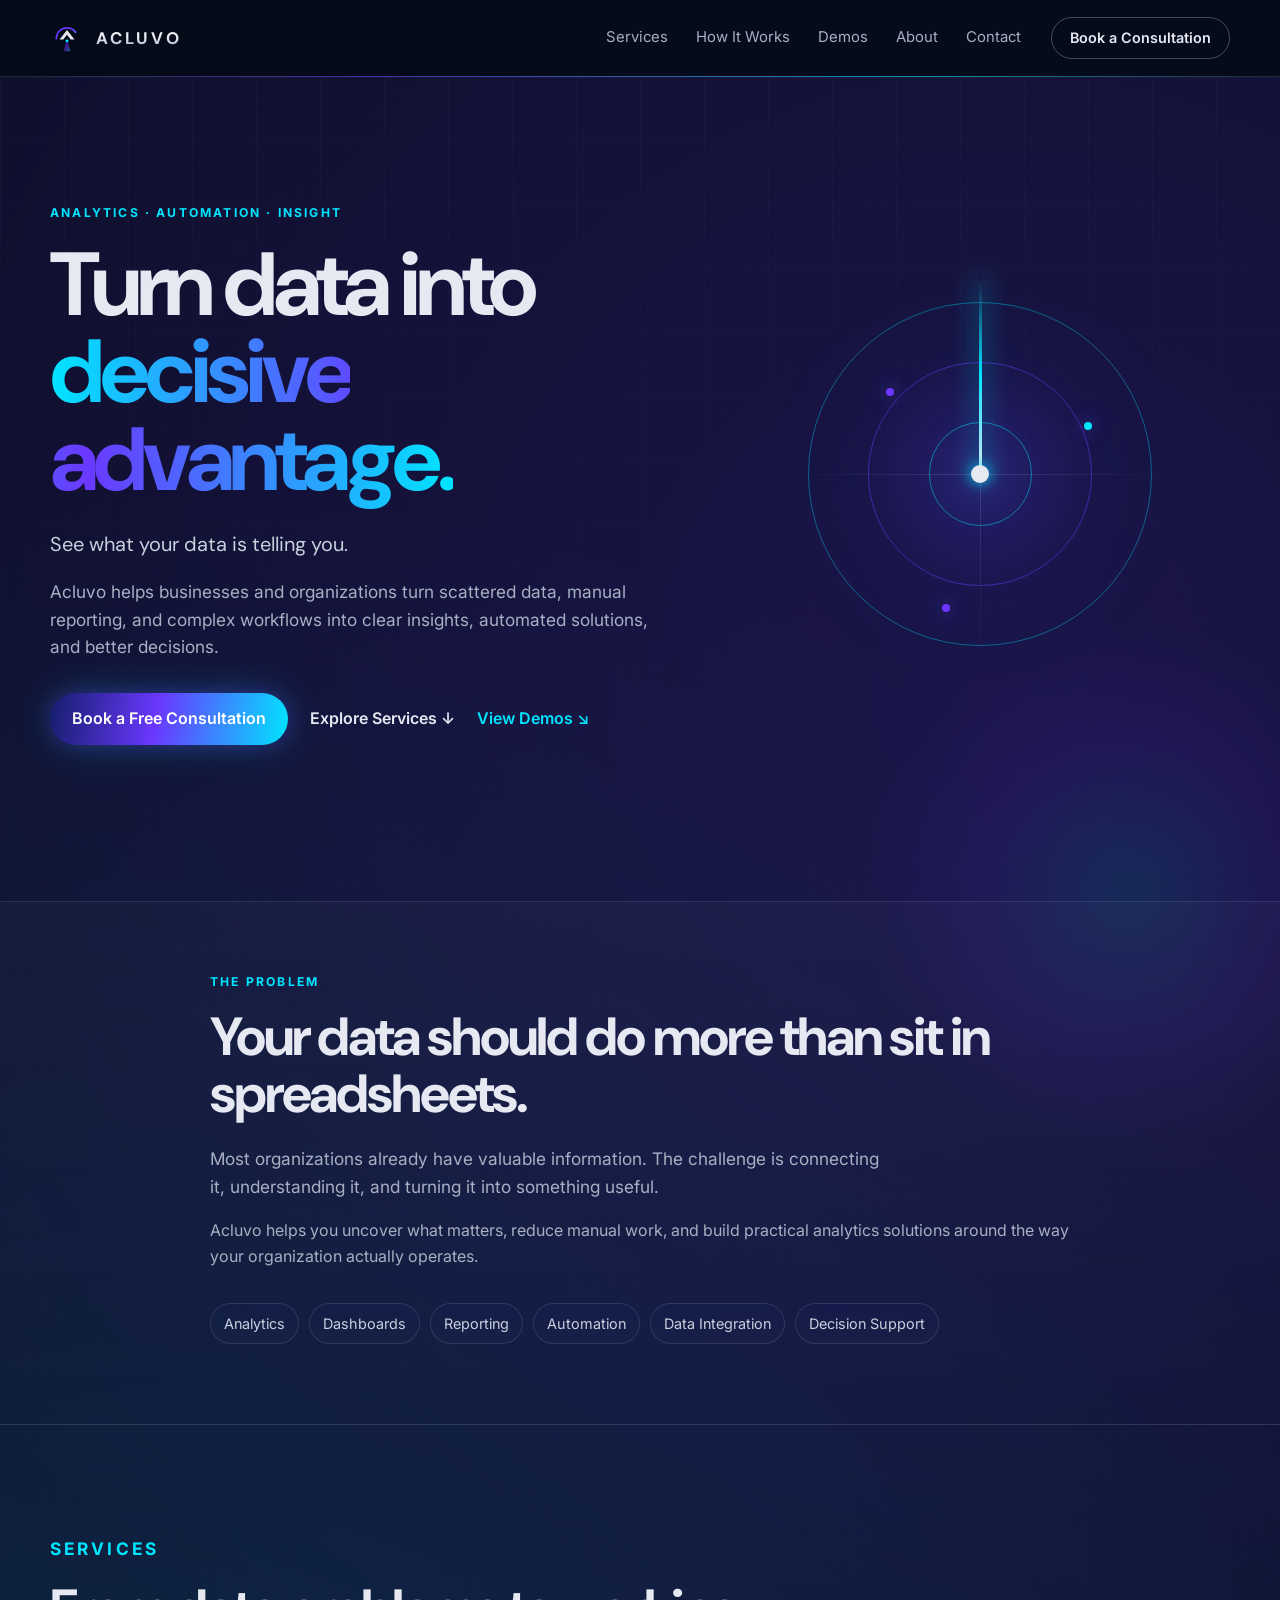
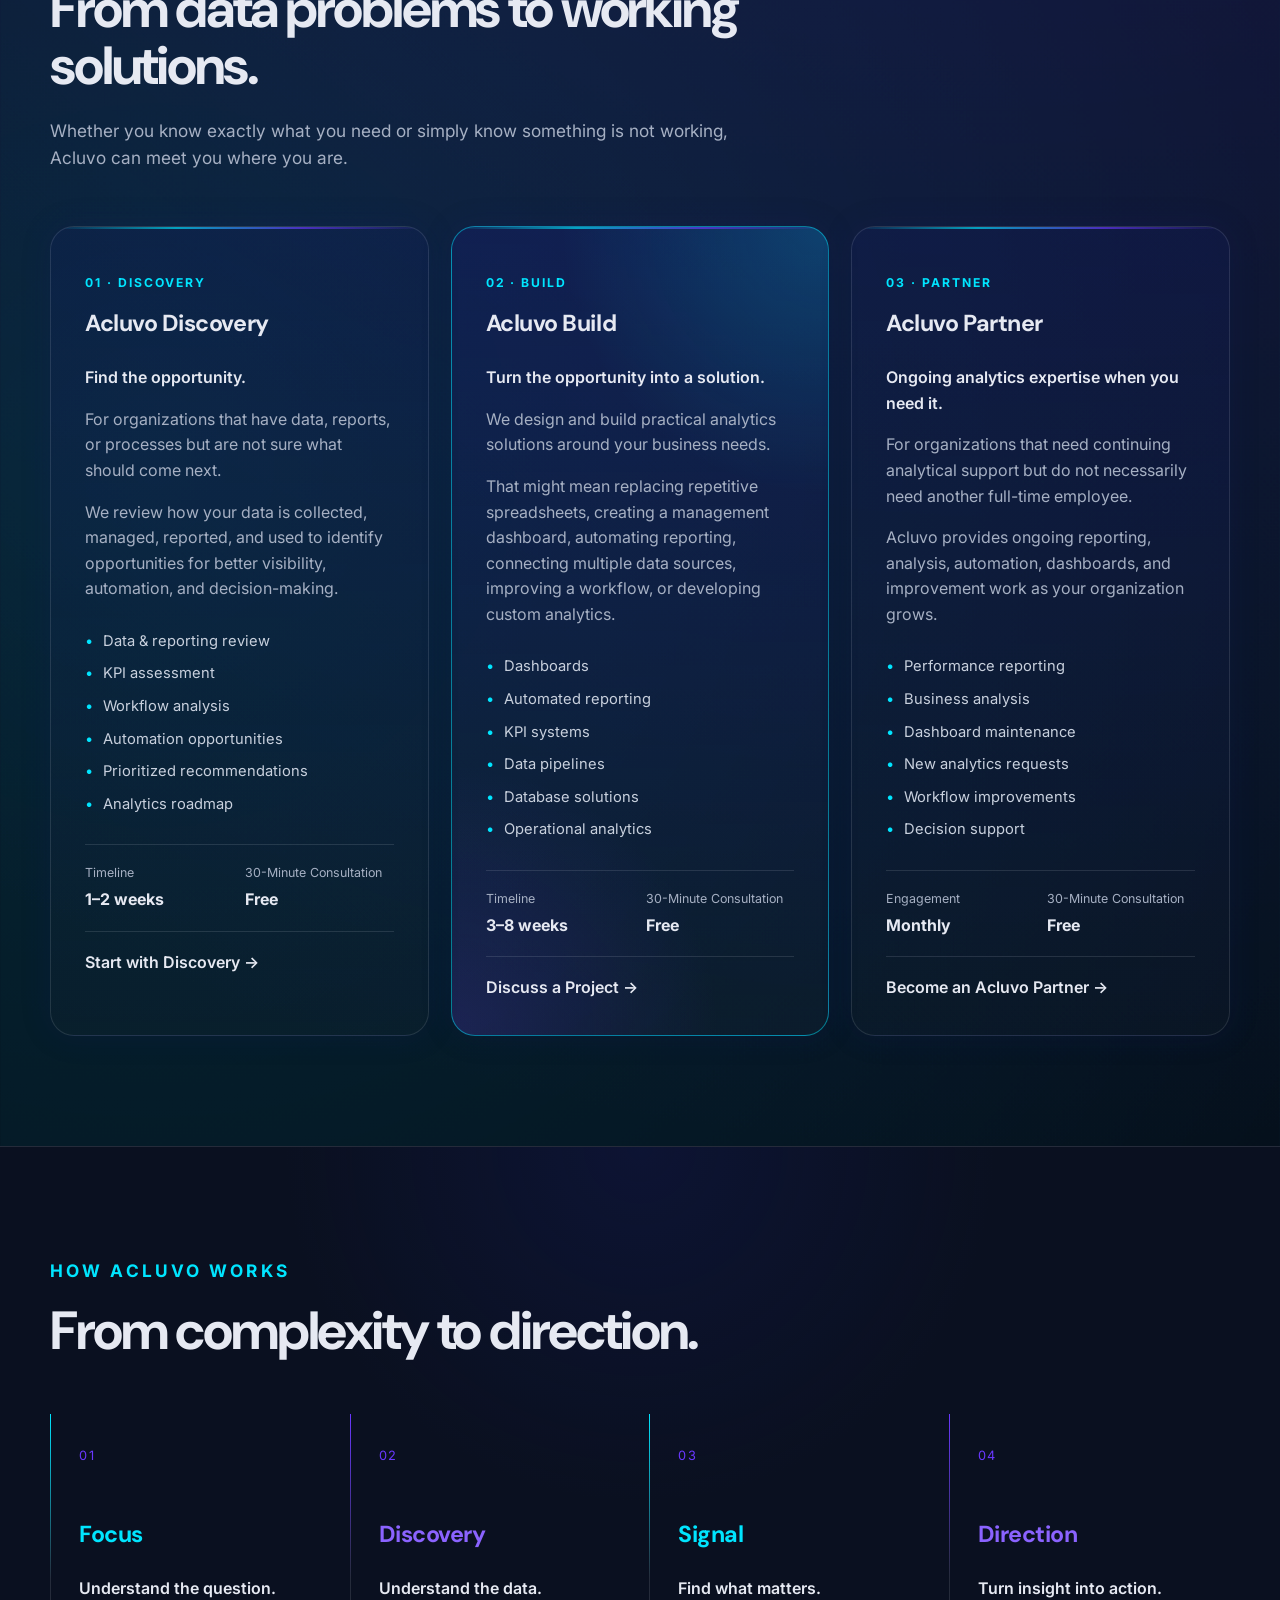
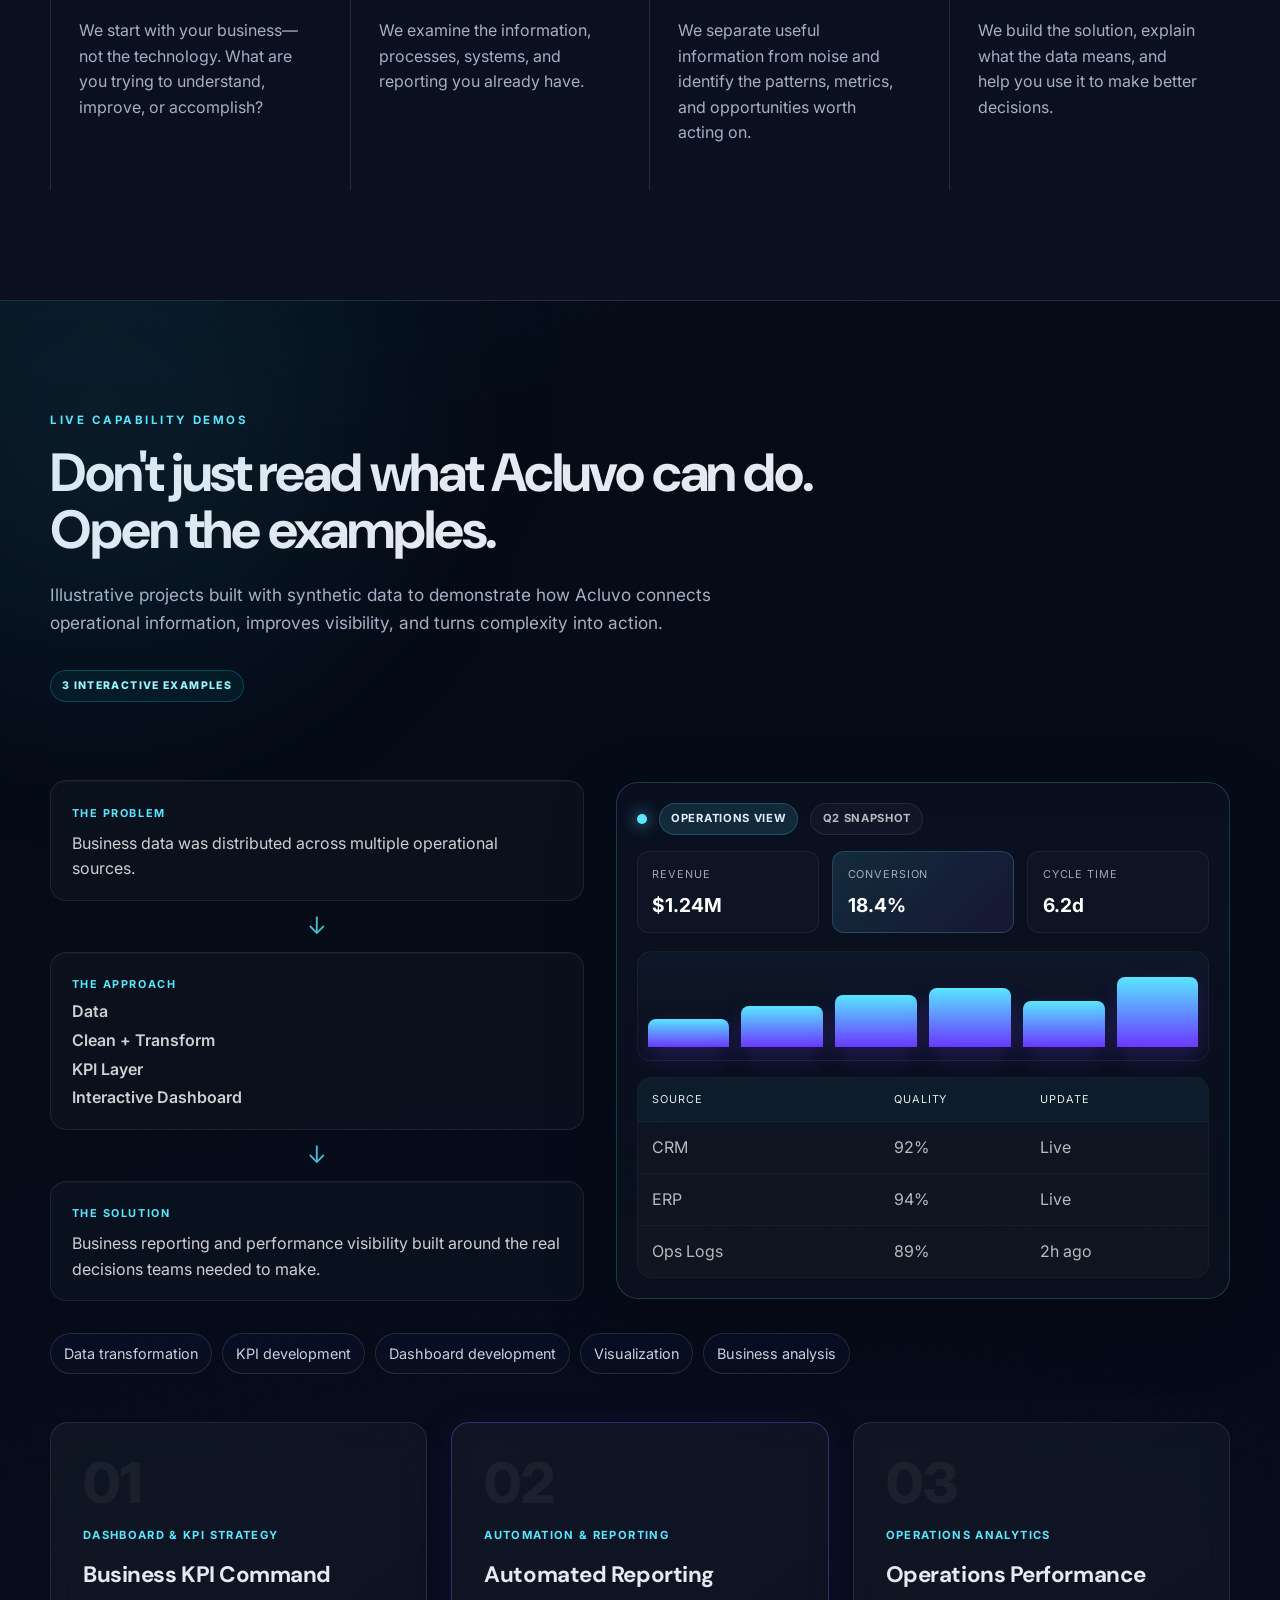
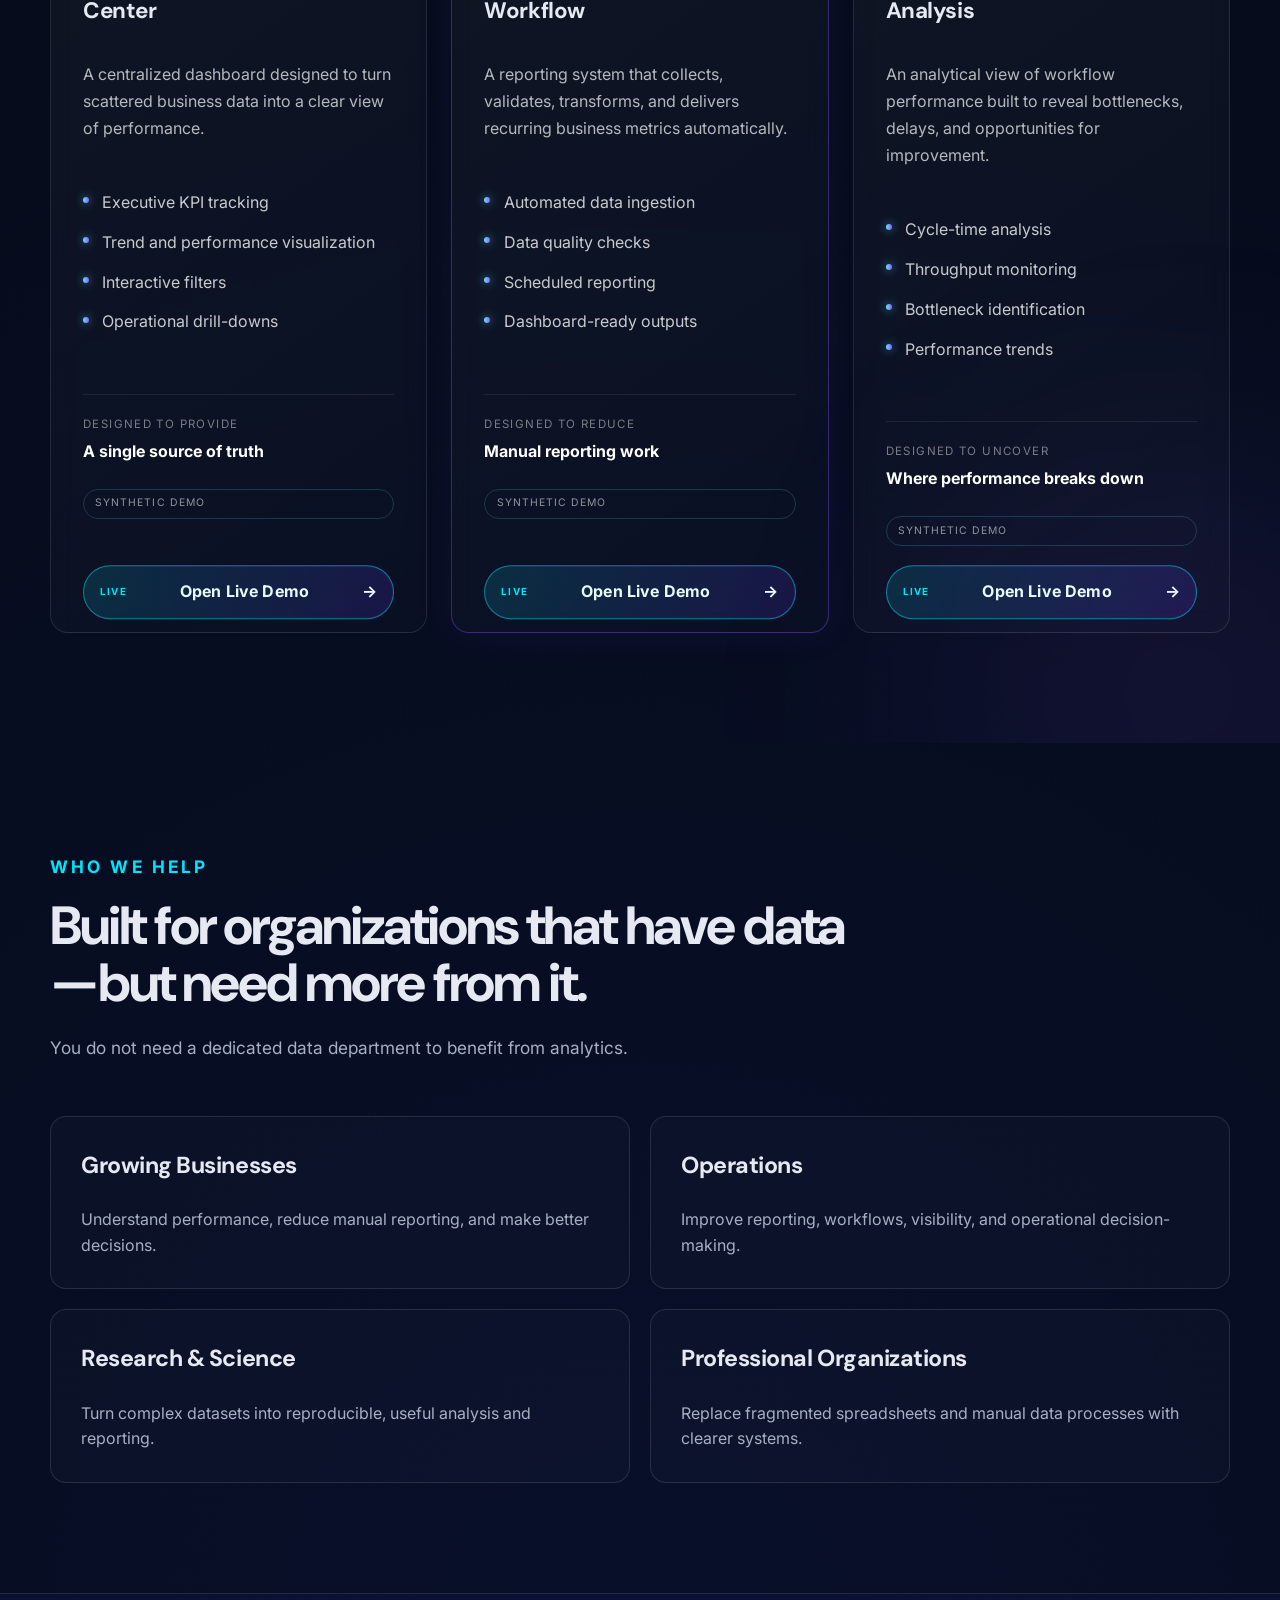
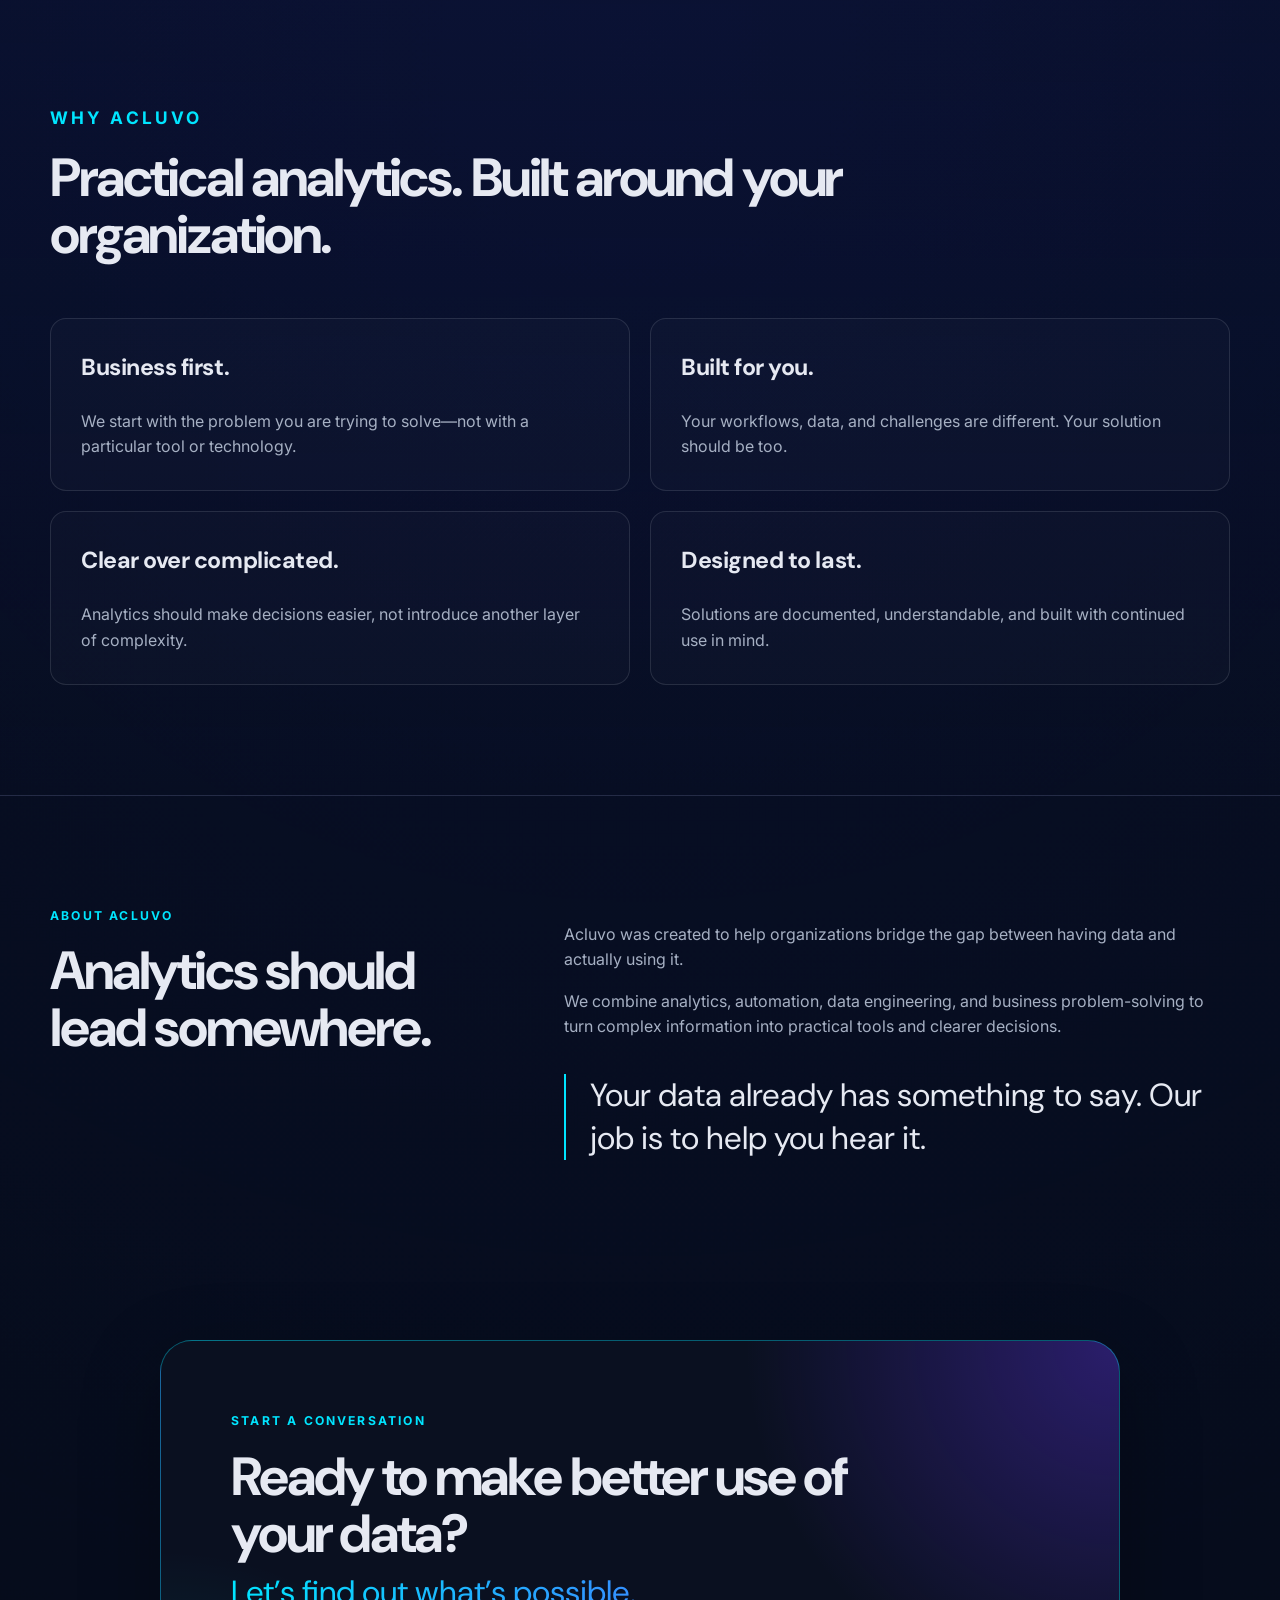
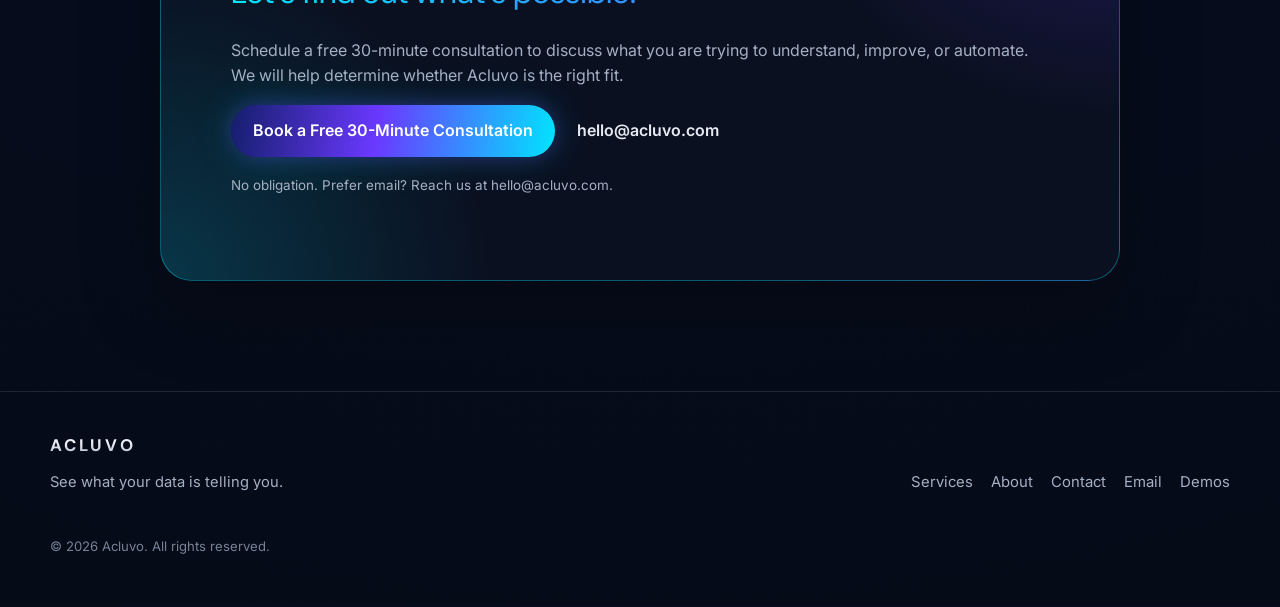
<file: index.html>
<!DOCTYPE html>
<html lang="en">
<head>
  <meta charset="UTF-8">
  <meta name="viewport" content="width=device-width, initial-scale=1.0">
  <meta name="description" content="Acluvo helps businesses and organizations turn scattered data, manual reporting, and complex workflows into clear insights, automated solutions, and better decisions.">
  <title>Acluvo — See what your data is telling you.</title>
  <link rel="preconnect" href="https://fonts.googleapis.com">
  <link rel="preconnect" href="https://fonts.gstatic.com" crossorigin>
  <link href="https://fonts.googleapis.com/css2?family=DM+Sans:wght@500;600;700&family=Inter:wght@400;500;600&display=swap" rel="stylesheet">
  <link rel="stylesheet" href="styles.css">
</head>
<body>
<header class="nav-wrap">
  <nav class="nav container" aria-label="Primary navigation">
    <a class="brand" href="#top" aria-label="Acluvo home">
      <span class="brand-mark" aria-hidden="true">
        <svg viewBox="0 0 64 64">
          <defs>
            <linearGradient id="g1" x1="0" y1="0" x2="1" y2="1">
              <stop offset="0%" stop-color="#6A38FF"/>
              <stop offset="55%" stop-color="#6A38FF"/><stop offset="100%" stop-color="#00E5FF"/>
            </linearGradient>
          </defs>
          <path d="M12 33a20 20 0 0 1 36-12" fill="none" stroke="url(#g1)" stroke-width="3.5" stroke-linecap="round"/>
          <path d="M18 35 32 17 46 35H39L32 26 25 35Z" fill="#E6E9F2"/>
          <circle cx="32" cy="37.5" r="2.8" fill="#00E5FF"/>
          <path d="M30 40h4l4 17H26Z" fill="url(#g1)" opacity=".5"/>
        </svg>
      </span>
      <span class="brand-word">ACLUVO</span>
    </a>

    <button class="nav-toggle" type="button" aria-label="Open menu" aria-expanded="false">
      <span></span><span></span>
    </button>

    <div class="nav-links">
      <a href="#services">Services</a>
      <a href="#process">How It Works</a>
      <a href="#work">Demos</a>
      <a href="#about">About</a>
      <a href="#contact">Contact</a>
    </div>

    <a class="button button-small button-outline nav-cta" href="https://calendar.app.google/X87xTMN9BFNjKDpA9" target="_blank" rel="noopener noreferrer">Book a Consultation</a>
  </nav>
</header>

<main id="top">
  <section class="hero section">
    <div class="hero-grid container">
      <div class="hero-copy reveal">
        <p class="eyebrow">ANALYTICS · AUTOMATION · INSIGHT</p>
        <h1>Turn data into <span class="gradient-text">decisive advantage.</span></h1>
        <p class="tagline">See what your data is telling you.</p>
        <p class="hero-body">
          Acluvo helps businesses and organizations turn scattered data, manual reporting,
          and complex workflows into clear insights, automated solutions, and better decisions.
        </p>
        <div class="hero-actions">
          <a class="button button-primary" href="https://calendar.app.google/X87xTMN9BFNjKDpA9" target="_blank" rel="noopener noreferrer">Book a Free Consultation</a>
          <a class="text-link" href="#services">Explore Services ↓</a>
          <a class="text-link demo-hero-link" href="#work">View Demos ↘</a>
        </div>
      </div>

      <div class="hero-visual reveal" aria-hidden="true">
        <div class="radar">
          <div class="radar-ring ring-1"></div>
          <div class="radar-ring ring-2"></div>
          <div class="radar-ring ring-3"></div>
          <div class="cross cross-x"></div>
          <div class="cross cross-y"></div>
          <div class="signal-dot d1"></div>
          <div class="signal-dot d2"></div>
          <div class="signal-dot d3"></div>
          <div class="signal-beam"></div>
          <div class="signal-core"></div>
        </div>
      </div>
    </div>
  </section>

  <section class="positioning section section-tight">
    <div class="container narrow reveal">
      <p class="eyebrow">THE PROBLEM</p>
      <h2>Your data should do more than sit in spreadsheets.</h2>
      <p class="lead">
        Most organizations already have valuable information. The challenge is connecting it,
        understanding it, and turning it into something useful.
      </p>
      <p>
        Acluvo helps you uncover what matters, reduce manual work, and build practical analytics
        solutions around the way your organization actually operates.
      </p>
      <div class="capability-row">
        <span>Analytics</span><span>Dashboards</span><span>Reporting</span>
        <span>Automation</span><span>Data Integration</span><span>Decision Support</span>
      </div>
    </div>
  </section>

  <section id="services" class="section">
    <div class="container">
      <div class="section-heading reveal">
        <p class="eyebrow">SERVICES</p>
        <h2>From data problems to working solutions.</h2>
        <p>Whether you know exactly what you need or simply know something is not working, Acluvo can meet you where you are.</p>
      </div>

      <div class="service-grid">
        <article class="service-card reveal">
          <div class="card-topline"></div>
          <p class="service-label">01 · DISCOVERY</p>
          <h3>Acluvo Discovery</h3>
          <p class="service-subhead">Find the opportunity.</p>
          <p>For organizations that have data, reports, or processes but are not sure what should come next.</p>
          <p>We review how your data is collected, managed, reported, and used to identify opportunities for better visibility, automation, and decision-making.</p>
          <div class="service-list">
            <span>Data & reporting review</span>
            <span>KPI assessment</span>
            <span>Workflow analysis</span>
            <span>Automation opportunities</span>
            <span>Prioritized recommendations</span>
            <span>Analytics roadmap</span>
          </div>
          <div class="service-meta">
            <div><span>Timeline</span><strong>1–2 weeks</strong></div>
            <div><span>30-Minute Consultation</span><strong>Free</strong></div>
          </div>
          <a class="text-link" href="#contact">Start with Discovery →</a>
        </article>

        <article class="service-card featured reveal">
          <div class="card-topline"></div>
          <p class="service-label">02 · BUILD</p>
          <h3>Acluvo Build</h3>
          <p class="service-subhead">Turn the opportunity into a solution.</p>
          <p>We design and build practical analytics solutions around your business needs.</p>
          <p>That might mean replacing repetitive spreadsheets, creating a management dashboard, automating reporting, connecting multiple data sources, improving a workflow, or developing custom analytics.</p>
          <div class="service-list">
            <span>Dashboards</span>
            <span>Automated reporting</span>
            <span>KPI systems</span>
            <span>Data pipelines</span>
            <span>Database solutions</span>
            <span>Operational analytics</span>
          </div>
          <div class="service-meta">
            <div><span>Timeline</span><strong>3–8 weeks</strong></div>
            <div><span>30-Minute Consultation</span><strong>Free</strong></div>
          </div>
          <a class="text-link" href="#contact">Discuss a Project →</a>
        </article>

        <article class="service-card reveal">
          <div class="card-topline"></div>
          <p class="service-label">03 · PARTNER</p>
          <h3>Acluvo Partner</h3>
          <p class="service-subhead">Ongoing analytics expertise when you need it.</p>
          <p>For organizations that need continuing analytical support but do not necessarily need another full-time employee.</p>
          <p>Acluvo provides ongoing reporting, analysis, automation, dashboards, and improvement work as your organization grows.</p>
          <div class="service-list">
            <span>Performance reporting</span>
            <span>Business analysis</span>
            <span>Dashboard maintenance</span>
            <span>New analytics requests</span>
            <span>Workflow improvements</span>
            <span>Decision support</span>
          </div>
          <div class="service-meta">
            <div><span>Engagement</span><strong>Monthly</strong></div>
            <div><span>30-Minute Consultation</span><strong>Free</strong></div>
          </div>
          <a class="text-link" href="#contact">Become an Acluvo Partner →</a>
        </article>
      </div>
    </div>
  </section>

  <section id="process" class="section process-section">
    <div class="container">
      <div class="section-heading reveal">
        <p class="eyebrow">HOW ACLUVO WORKS</p>
        <h2>From complexity to direction.</h2>
      </div>

      <div class="process-grid">
        <article class="process-card reveal">
          <span class="process-number">01</span>
          <h3>Focus</h3>
          <p class="process-tagline">Understand the question.</p>
          <p>We start with your business—not the technology. What are you trying to understand, improve, or accomplish?</p>
        </article>
        <article class="process-card reveal">
          <span class="process-number">02</span>
          <h3>Discovery</h3>
          <p class="process-tagline">Understand the data.</p>
          <p>We examine the information, processes, systems, and reporting you already have.</p>
        </article>
        <article class="process-card reveal">
          <span class="process-number">03</span>
          <h3>Signal</h3>
          <p class="process-tagline">Find what matters.</p>
          <p>We separate useful information from noise and identify the patterns, metrics, and opportunities worth acting on.</p>
        </article>
        <article class="process-card reveal">
          <span class="process-number">04</span>
          <h3>Direction</h3>
          <p class="process-tagline">Turn insight into action.</p>
          <p>We build the solution, explain what the data means, and help you use it to make better decisions.</p>
        </article>
      </div>
    </div>
  </section>

  <section id="work" class="section work-section">
    <div class="container">
      <div class="section-heading reveal">
        <p class="eyebrow">LIVE CAPABILITY DEMOS</p>
        <h2>Don't just read what Acluvo can do. Open the examples.</h2>
        <p>Illustrative projects built with synthetic data to demonstrate how Acluvo connects operational information, improves visibility, and turns complexity into action.</p>
      </div>

      <div class="proof-story reveal">
        <div class="story-copy">
          <div class="story-block">
            <span class="mini-label">THE PROBLEM</span>
            <p>Business data was distributed across multiple operational sources.</p>
          </div>

          <div class="story-arrow">↓</div>

          <div class="story-block flow">
            <span class="mini-label">THE APPROACH</span>
            <p>Data</p>
            <p>Clean + Transform</p>
            <p>KPI Layer</p>
            <p>Interactive Dashboard</p>
          </div>

          <div class="story-arrow">↓</div>

          <div class="story-block">
            <span class="mini-label">THE SOLUTION</span>
            <p>Business reporting and performance visibility built around the real decisions teams needed to make.</p>
          </div>
        </div>

        <div class="dashboard-preview" aria-label="Dashboard mockup">
          <div class="dashboard-header">
            <div class="header-signal"></div>
            <div class="header-pill">Operations View</div>
            <div class="header-pill muted">Q2 Snapshot</div>
          </div>

          <div class="dashboard-metrics">
            <div class="metric-box">
              <span>Revenue</span>
              <strong>$1.24M</strong>
            </div>
            <div class="metric-box accent">
              <span>Conversion</span>
              <strong>18.4%</strong>
            </div>
            <div class="metric-box">
              <span>Cycle Time</span>
              <strong>6.2d</strong>
            </div>
          </div>

          <div class="dashboard-chart">
            <span class="chart-bar bar-1"></span>
            <span class="chart-bar bar-2"></span>
            <span class="chart-bar bar-3"></span>
            <span class="chart-bar bar-4"></span>
            <span class="chart-bar bar-5"></span>
            <span class="chart-bar bar-6"></span>
          </div>

          <div class="dashboard-table">
            <div class="table-row head">
              <span>Source</span>
              <span>Quality</span>
              <span>Update</span>
            </div>
            <div class="table-row">
              <span>CRM</span>
              <span>92%</span>
              <span>Live</span>
            </div>
            <div class="table-row">
              <span>ERP</span>
              <span>94%</span>
              <span>Live</span>
            </div>
            <div class="table-row">
              <span>Ops Logs</span>
              <span>89%</span>
              <span>2h ago</span>
            </div>
          </div>
        </div>
      </div>

      <div class="capability-list reveal">
        <span>Data transformation</span>
        <span>KPI development</span>
        <span>Dashboard development</span>
        <span>Visualization</span>
        <span>Business analysis</span>
      </div>

      <div class="work-grid">
        <article class="work-card reveal">
          <div class="work-number">01</div>
          <div class="work-tag">Dashboard &amp; KPI Strategy</div>
          <h3>Business KPI Command Center</h3>
          <p>A centralized dashboard designed to turn scattered business data into a clear view of performance.</p>
          <ul class="work-features">
            <li>Executive KPI tracking</li>
            <li>Trend and performance visualization</li>
            <li>Interactive filters</li>
            <li>Operational drill-downs</li>
          </ul>
          <div class="work-result">
            <span>Designed to provide</span>
            <strong>A single source of truth</strong>
          </div>
          <span class="demo-label">Synthetic Demo</span>
          <a class="work-link" href="examples/business-kpi-dashboard/">Open Live Demo <span aria-hidden="true">→</span></a>
        </article>

        <article class="work-card featured reveal">
          <div class="work-number">02</div>
          <div class="work-tag">Automation &amp; Reporting</div>
          <h3>Automated Reporting Workflow</h3>
          <p>A reporting system that collects, validates, transforms, and delivers recurring business metrics automatically.</p>
          <ul class="work-features">
            <li>Automated data ingestion</li>
            <li>Data quality checks</li>
            <li>Scheduled reporting</li>
            <li>Dashboard-ready outputs</li>
          </ul>
          <div class="work-result">
            <span>Designed to reduce</span>
            <strong>Manual reporting work</strong>
          </div>
          <span class="demo-label">Synthetic Demo</span>
          <a class="work-link" href="examples/automated-reporting/">Open Live Demo <span aria-hidden="true">→</span></a>
        </article>

        <article class="work-card reveal">
          <div class="work-number">03</div>
          <div class="work-tag">Operations Analytics</div>
          <h3>Operations Performance Analysis</h3>
          <p>An analytical view of workflow performance built to reveal bottlenecks, delays, and opportunities for improvement.</p>
          <ul class="work-features">
            <li>Cycle-time analysis</li>
            <li>Throughput monitoring</li>
            <li>Bottleneck identification</li>
            <li>Performance trends</li>
          </ul>
          <div class="work-result">
            <span>Designed to uncover</span>
            <strong>Where performance breaks down</strong>
          </div>
          <span class="demo-label">Synthetic Demo</span>
          <a class="work-link" href="examples/operations-analysis/">Open Live Demo <span aria-hidden="true">→</span></a>
        </article>
      </div>
    </div>
  </section>

  <section class="section">
    <div class="container">
      <div class="section-heading reveal">
        <p class="eyebrow">WHO WE HELP</p>
        <h2>Built for organizations that have data—but need more from it.</h2>
        <p>You do not need a dedicated data department to benefit from analytics.</p>
      </div>

      <div class="audience-grid">
        <article class="audience-card reveal">
          <h3>Growing Businesses</h3>
          <p>Understand performance, reduce manual reporting, and make better decisions.</p>
        </article>
        <article class="audience-card reveal">
          <h3>Operations</h3>
          <p>Improve reporting, workflows, visibility, and operational decision-making.</p>
        </article>
        <article class="audience-card reveal">
          <h3>Research & Science</h3>
          <p>Turn complex datasets into reproducible, useful analysis and reporting.</p>
        </article>
        <article class="audience-card reveal">
          <h3>Professional Organizations</h3>
          <p>Replace fragmented spreadsheets and manual data processes with clearer systems.</p>
        </article>
      </div>
    </div>
  </section>

  <section class="section why-section">
    <div class="container">
      <div class="section-heading reveal">
        <p class="eyebrow">WHY ACLUVO</p>
        <h2>Practical analytics. Built around your organization.</h2>
      </div>

      <div class="why-grid">
        <div class="why-item reveal"><h3>Business first.</h3><p>We start with the problem you are trying to solve—not with a particular tool or technology.</p></div>
        <div class="why-item reveal"><h3>Built for you.</h3><p>Your workflows, data, and challenges are different. Your solution should be too.</p></div>
        <div class="why-item reveal"><h3>Clear over complicated.</h3><p>Analytics should make decisions easier, not introduce another layer of complexity.</p></div>
        <div class="why-item reveal"><h3>Designed to last.</h3><p>Solutions are documented, understandable, and built with continued use in mind.</p></div>
      </div>
    </div>
  </section>

  <section id="about" class="section">
    <div class="container about-grid">
      <div class="about-copy reveal">
        <p class="eyebrow">ABOUT ACLUVO</p>
        <h2>Analytics should lead somewhere.</h2>
      </div>
      <div class="about-body reveal">
        <p>Acluvo was created to help organizations bridge the gap between having data and actually using it.</p>
        <p>We combine analytics, automation, data engineering, and business problem-solving to turn complex information into practical tools and clearer decisions.</p>
        <blockquote>Your data already has something to say. Our job is to help you hear it.</blockquote>
      </div>
    </div>
  </section>

  <section id="contact" class="section contact-section">
    <div class="container contact-card reveal">
      <p class="eyebrow">START A CONVERSATION</p>
      <h2>Ready to make better use of your data?</h2>
      <p class="contact-emphasis">Let’s find out what’s possible.</p>
      <p>Schedule a free 30-minute consultation to discuss what you are trying to understand, improve, or automate. We will help determine whether Acluvo is the right fit.</p>
      <div class="contact-actions">
        <a class="button button-primary" href="https://calendar.app.google/X87xTMN9BFNjKDpA9" target="_blank" rel="noopener noreferrer">Book a Free 30-Minute Consultation</a>
        <a class="text-link" href="mailto:hello@acluvo.com">hello@acluvo.com</a>
      </div>
      <p class="microcopy">No obligation. Prefer email? Reach us at hello@acluvo.com.</p>
    </div>
  </section>
</main>

<footer class="footer">
  <div class="container footer-grid">
    <div>
      <a class="brand footer-brand" href="#top">
        <span class="brand-word">ACLUVO</span>
      </a>
      <p>See what your data is telling you.</p>
    </div>
    <div class="footer-links">
      <a href="#services">Services</a>
      <a href="#about">About</a>
      <a href="#contact">Contact</a>
      <a href="mailto:hello@acluvo.com">Email</a>
      <a href="#work">Demos</a>
    </div>
    <p class="copyright">© <span id="year"></span> Acluvo. All rights reserved.</p>
  </div>
</footer>

<script src="script.js"></script>
</body>
</html>
</file>
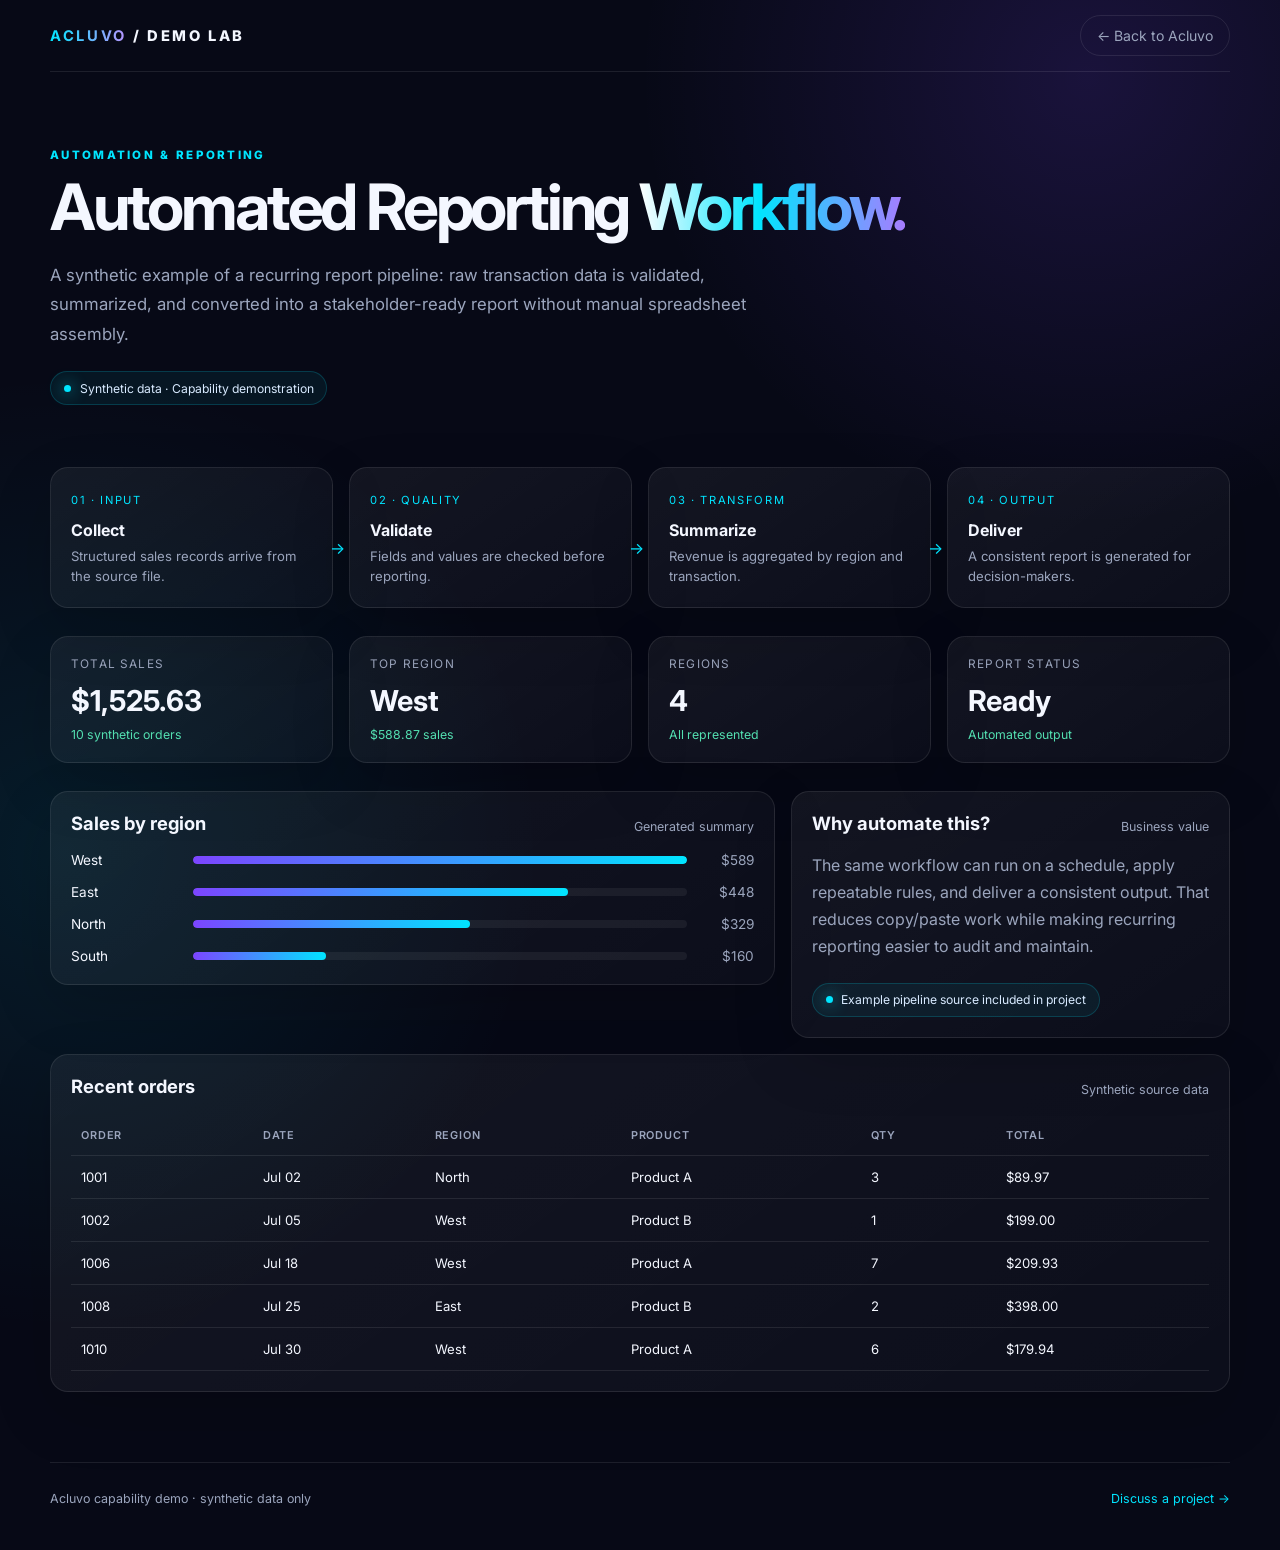
<file: examples/automated-reporting/index.html>
<!doctype html><html lang="en"><head><meta charset="utf-8"><meta name="viewport" content="width=device-width,initial-scale=1"><meta name="description" content="Acluvo synthetic automated reporting workflow capability demo."><title>Automated Reporting Workflow — Acluvo Demo</title><link rel="preconnect" href="https://fonts.googleapis.com"><link rel="preconnect" href="https://fonts.gstatic.com" crossorigin><link href="https://fonts.googleapis.com/css2?family=Inter:wght@400;500;600;700;800&display=swap" rel="stylesheet"><link rel="stylesheet" href="../demo.css"></head>
<body><div class="shell"><nav class="demo-nav"><a class="brand" href="../../index.html"><b>ACLUVO</b> / DEMO LAB</a><a class="back" href="../../index.html#work">← Back to Acluvo</a></nav>
<header class="hero"><p class="eyebrow">Automation & Reporting</p><h1>Automated Reporting <span class="gradient">Workflow.</span></h1><p class="lede">A synthetic example of a recurring report pipeline: raw transaction data is validated, summarized, and converted into a stakeholder-ready report without manual spreadsheet assembly.</p><div class="notice">Synthetic data · Capability demonstration</div></header>
<section class="grid flow"><div class="card"><span class="flow-num">01 · INPUT</span><h3>Collect</h3><p>Structured sales records arrive from the source file.</p></div><div class="card"><span class="flow-num">02 · QUALITY</span><h3>Validate</h3><p>Fields and values are checked before reporting.</p></div><div class="card"><span class="flow-num">03 · TRANSFORM</span><h3>Summarize</h3><p>Revenue is aggregated by region and transaction.</p></div><div class="card"><span class="flow-num">04 · OUTPUT</span><h3>Deliver</h3><p>A consistent report is generated for decision-makers.</p></div></section>
<section class="grid kpi-grid"><div class="card kpi"><small>Total sales</small><strong>$1,525.63</strong><div class="delta">10 synthetic orders</div></div><div class="card kpi"><small>Top region</small><strong>West</strong><div class="delta">$588.87 sales</div></div><div class="card kpi"><small>Regions</small><strong>4</strong><div class="delta">All represented</div></div><div class="card kpi"><small>Report status</small><strong>Ready</strong><div class="delta">Automated output</div></div></section>
<section class="grid two-col"><div class="card"><div class="section-title"><h2>Sales by region</h2><span>Generated summary</span></div><div class="bar-list"><div class="bar-row"><span>West</span><div class="bar-track"><div class="bar-fill" style="width:100%"></div></div><span class="bar-value">$589</span></div><div class="bar-row"><span>East</span><div class="bar-track"><div class="bar-fill" style="width:76%"></div></div><span class="bar-value">$448</span></div><div class="bar-row"><span>North</span><div class="bar-track"><div class="bar-fill" style="width:56%"></div></div><span class="bar-value">$329</span></div><div class="bar-row"><span>South</span><div class="bar-track"><div class="bar-fill" style="width:27%"></div></div><span class="bar-value">$160</span></div></div></div><div class="card"><div class="section-title"><h2>Why automate this?</h2><span>Business value</span></div><p style="color:var(--muted);line-height:1.7;margin:0">The same workflow can run on a schedule, apply repeatable rules, and deliver a consistent output. That reduces copy/paste work while making recurring reporting easier to audit and maintain.</p><div class="notice">Example pipeline source included in project</div></div></section>
<section class="card table-card"><div class="section-title"><h2>Recent orders</h2><span>Synthetic source data</span></div><table class="table"><thead><tr><th>Order</th><th>Date</th><th>Region</th><th>Product</th><th>Qty</th><th>Total</th></tr></thead><tbody><tr><td>1001</td><td>Jul 02</td><td>North</td><td>Product A</td><td>3</td><td>$89.97</td></tr><tr><td>1002</td><td>Jul 05</td><td>West</td><td>Product B</td><td>1</td><td>$199.00</td></tr><tr><td>1006</td><td>Jul 18</td><td>West</td><td>Product A</td><td>7</td><td>$209.93</td></tr><tr><td>1008</td><td>Jul 25</td><td>East</td><td>Product B</td><td>2</td><td>$398.00</td></tr><tr><td>1010</td><td>Jul 30</td><td>West</td><td>Product A</td><td>6</td><td>$179.94</td></tr></tbody></table></section>
<footer class="footer"><span>Acluvo capability demo · synthetic data only</span><a href="../../index.html#contact">Discuss a project →</a></footer></div></body></html>
</file>
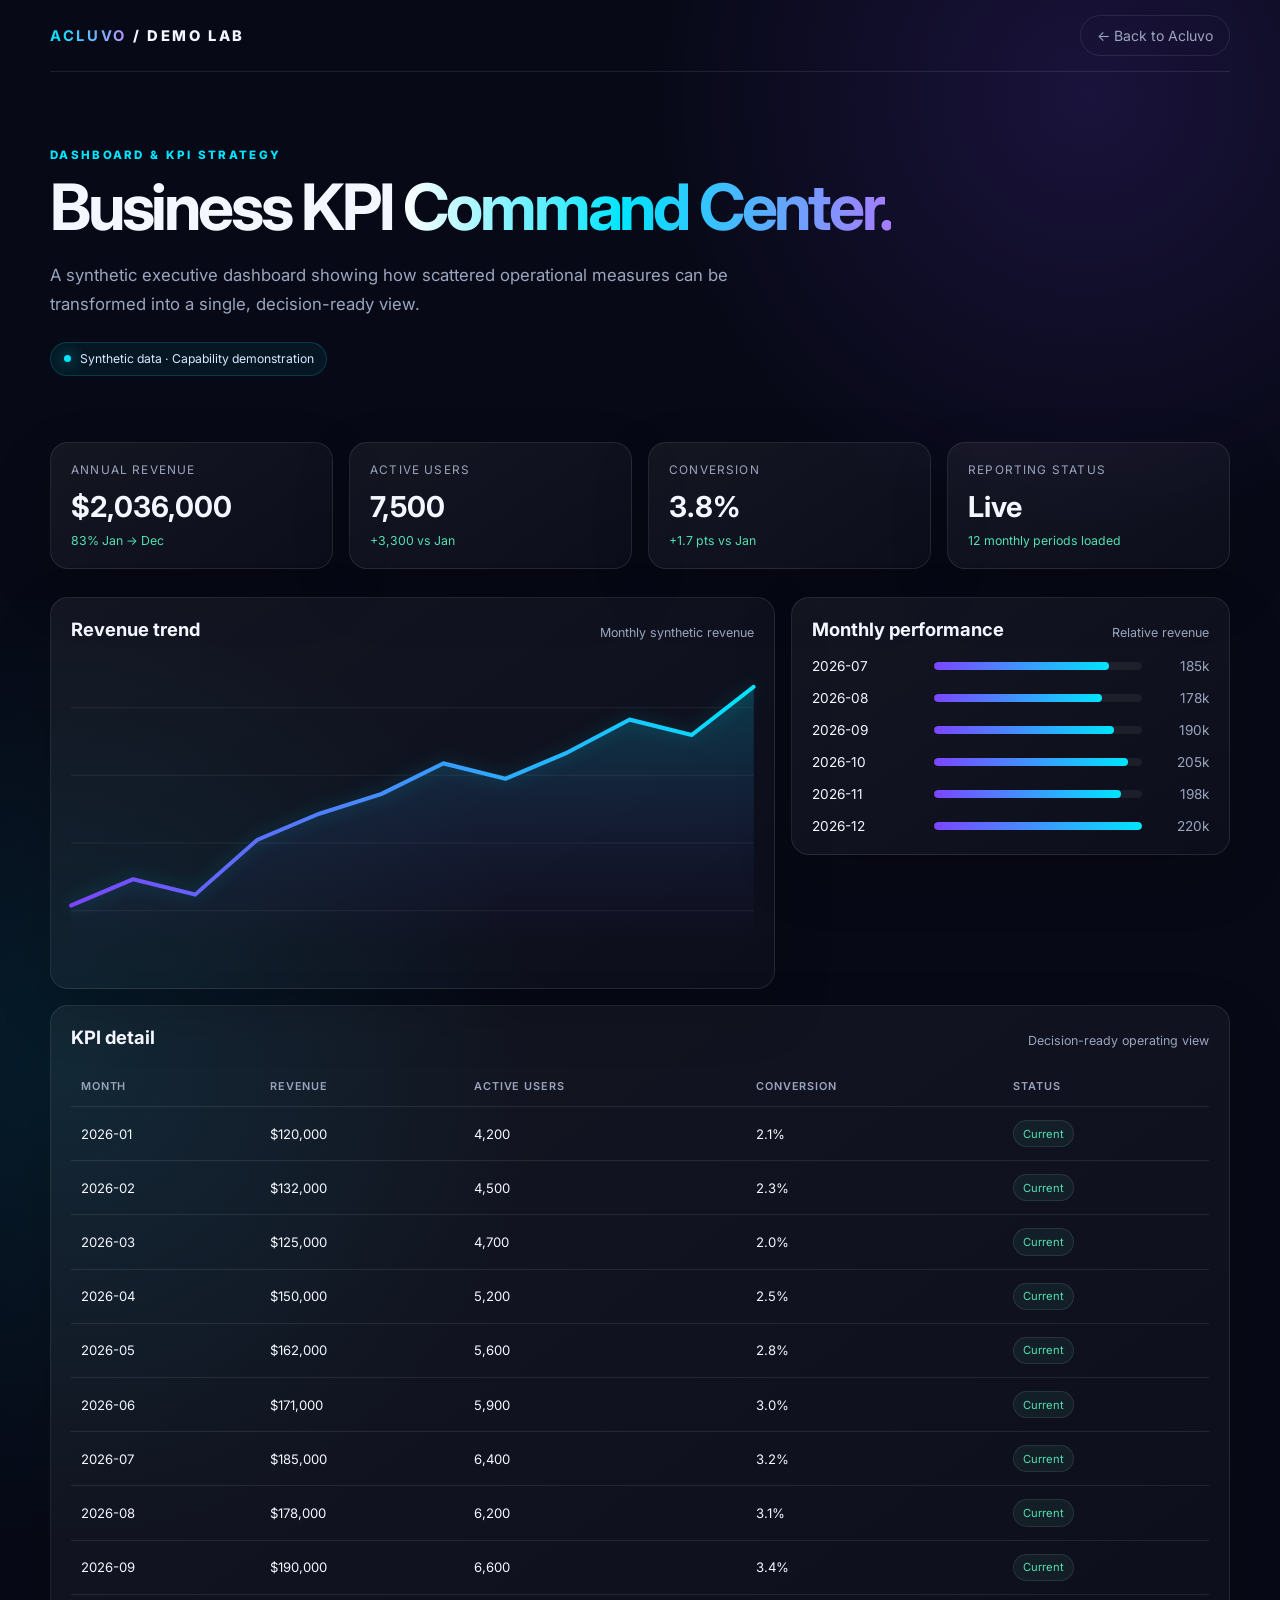
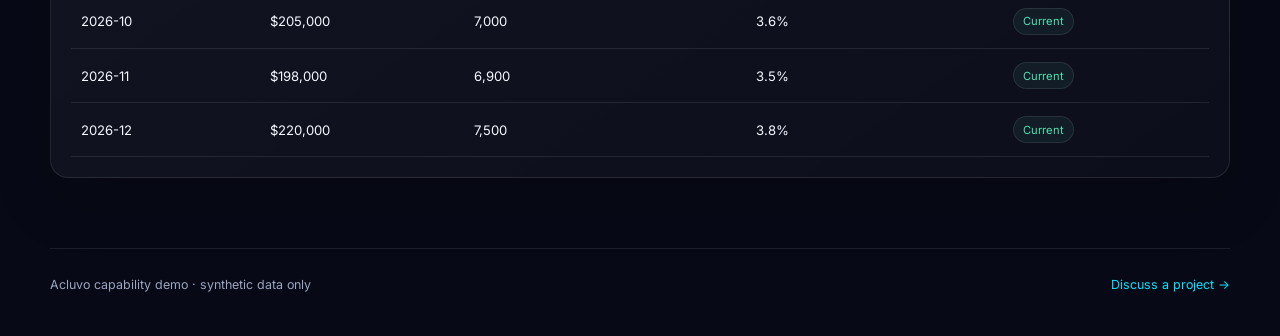
<file: examples/business-kpi-dashboard/index.html>
<!doctype html><html lang="en"><head><meta charset="utf-8"><meta name="viewport" content="width=device-width,initial-scale=1"><meta name="description" content="Acluvo synthetic Business KPI Command Center capability demo."><title>Business KPI Command Center — Acluvo Demo</title><link rel="preconnect" href="https://fonts.googleapis.com"><link rel="preconnect" href="https://fonts.gstatic.com" crossorigin><link href="https://fonts.googleapis.com/css2?family=Inter:wght@400;500;600;700;800&display=swap" rel="stylesheet"><link rel="stylesheet" href="../demo.css"></head>
<body><div class="shell"><nav class="demo-nav"><a class="brand" href="../../index.html"><b>ACLUVO</b> / DEMO LAB</a><a class="back" href="../../index.html#work">← Back to Acluvo</a></nav>
<header class="hero"><p class="eyebrow">Dashboard & KPI Strategy</p><h1>Business KPI <span class="gradient">Command Center.</span></h1><p class="lede">A synthetic executive dashboard showing how scattered operational measures can be transformed into a single, decision-ready view.</p><div class="notice">Synthetic data · Capability demonstration</div></header>
<section class="grid kpi-grid"><div class="card kpi"><small>Annual revenue</small><strong id="revenue">—</strong><div class="delta" id="revenueDelta">—</div></div><div class="card kpi"><small>Active users</small><strong id="users">—</strong><div class="delta" id="usersDelta">—</div></div><div class="card kpi"><small>Conversion</small><strong id="conversion">—</strong><div class="delta" id="conversionDelta">—</div></div><div class="card kpi"><small>Reporting status</small><strong>Live</strong><div class="delta">12 monthly periods loaded</div></div></section>
<section class="grid two-col"><div class="card"><div class="section-title"><h2>Revenue trend</h2><span>Monthly synthetic revenue</span></div><div class="chart-wrap"><svg id="revenueChart" viewBox="0 0 760 290" preserveAspectRatio="none"><defs><linearGradient id="lineGradient" x1="0" x2="1"><stop offset="0" stop-color="#7c45ff"/><stop offset="1" stop-color="#00e5ff"/></linearGradient><linearGradient id="areaGradient" x1="0" y1="0" x2="0" y2="1"><stop offset="0" stop-color="#00e5ff" stop-opacity=".2"/><stop offset="1" stop-color="#7c45ff" stop-opacity="0"/></linearGradient></defs><g class="chart-grid"><line x1="0" y1="40" x2="760" y2="40"/><line x1="0" y1="105" x2="760" y2="105"/><line x1="0" y1="170" x2="760" y2="170"/><line x1="0" y1="235" x2="760" y2="235"/></g><path id="areaPath" class="chart-area"></path><polyline id="linePath" class="chart-line"></polyline></svg></div></div><div class="card"><div class="section-title"><h2>Monthly performance</h2><span>Relative revenue</span></div><div class="bar-list" id="monthBars"></div></div></section>
<section class="card table-card"><div class="section-title"><h2>KPI detail</h2><span>Decision-ready operating view</span></div><table class="table"><thead><tr><th>Month</th><th>Revenue</th><th>Active users</th><th>Conversion</th><th>Status</th></tr></thead><tbody id="kpiRows"></tbody></table></section>
<footer class="footer"><span>Acluvo capability demo · synthetic data only</span><a href="../../index.html#contact">Discuss a project →</a></footer></div>
<script>
const money=n=>new Intl.NumberFormat('en-US',{style:'currency',currency:'USD',maximumFractionDigits:0}).format(n);
fetch('data/kpis.json').then(r=>r.json()).then(data=>{const first=data[0],last=data[data.length-1],total=data.reduce((s,d)=>s+d.revenue,0);document.querySelector('#revenue').textContent=money(total);document.querySelector('#revenueDelta').textContent=`${Math.round((last.revenue/first.revenue-1)*100)}% Jan → Dec`;document.querySelector('#users').textContent=last.users.toLocaleString();document.querySelector('#usersDelta').textContent=`+${(last.users-first.users).toLocaleString()} vs Jan`;document.querySelector('#conversion').textContent=last.conversion.toFixed(1)+'%';document.querySelector('#conversionDelta').textContent=`+${(last.conversion-first.conversion).toFixed(1)} pts vs Jan`;
const vals=data.map(d=>d.revenue),min=Math.min(...vals),max=Math.max(...vals),W=760,H=250,top=20;const pts=data.map((d,i)=>{const x=i*(W/(data.length-1));const y=top+(max-d.revenue)/(max-min)*(H-40);return [x,y]});document.querySelector('#linePath').setAttribute('points',pts.map(p=>p.join(',')).join(' '));document.querySelector('#areaPath').setAttribute('d',`M ${pts[0][0]} ${H+20} L ${pts.map(p=>p.join(' ')).join(' L ')} L ${pts.at(-1)[0]} ${H+20} Z`);
const bars=document.querySelector('#monthBars');data.slice(-6).forEach(d=>bars.insertAdjacentHTML('beforeend',`<div class="bar-row"><span>${d.month}</span><div class="bar-track"><div class="bar-fill" style="width:${d.revenue/max*100}%"></div></div><span class="bar-value">${Math.round(d.revenue/1000)}k</span></div>`));const rows=document.querySelector('#kpiRows');data.forEach(d=>rows.insertAdjacentHTML('beforeend',`<tr><td>${d.month}</td><td>${money(d.revenue)}</td><td>${d.users.toLocaleString()}</td><td>${d.conversion.toFixed(1)}%</td><td><span class="pill ok">Current</span></td></tr>`));}).catch(()=>document.body.insertAdjacentHTML('beforeend','<p style="padding:2rem">Demo data could not be loaded.</p>'));
</script></body></html>
</file>
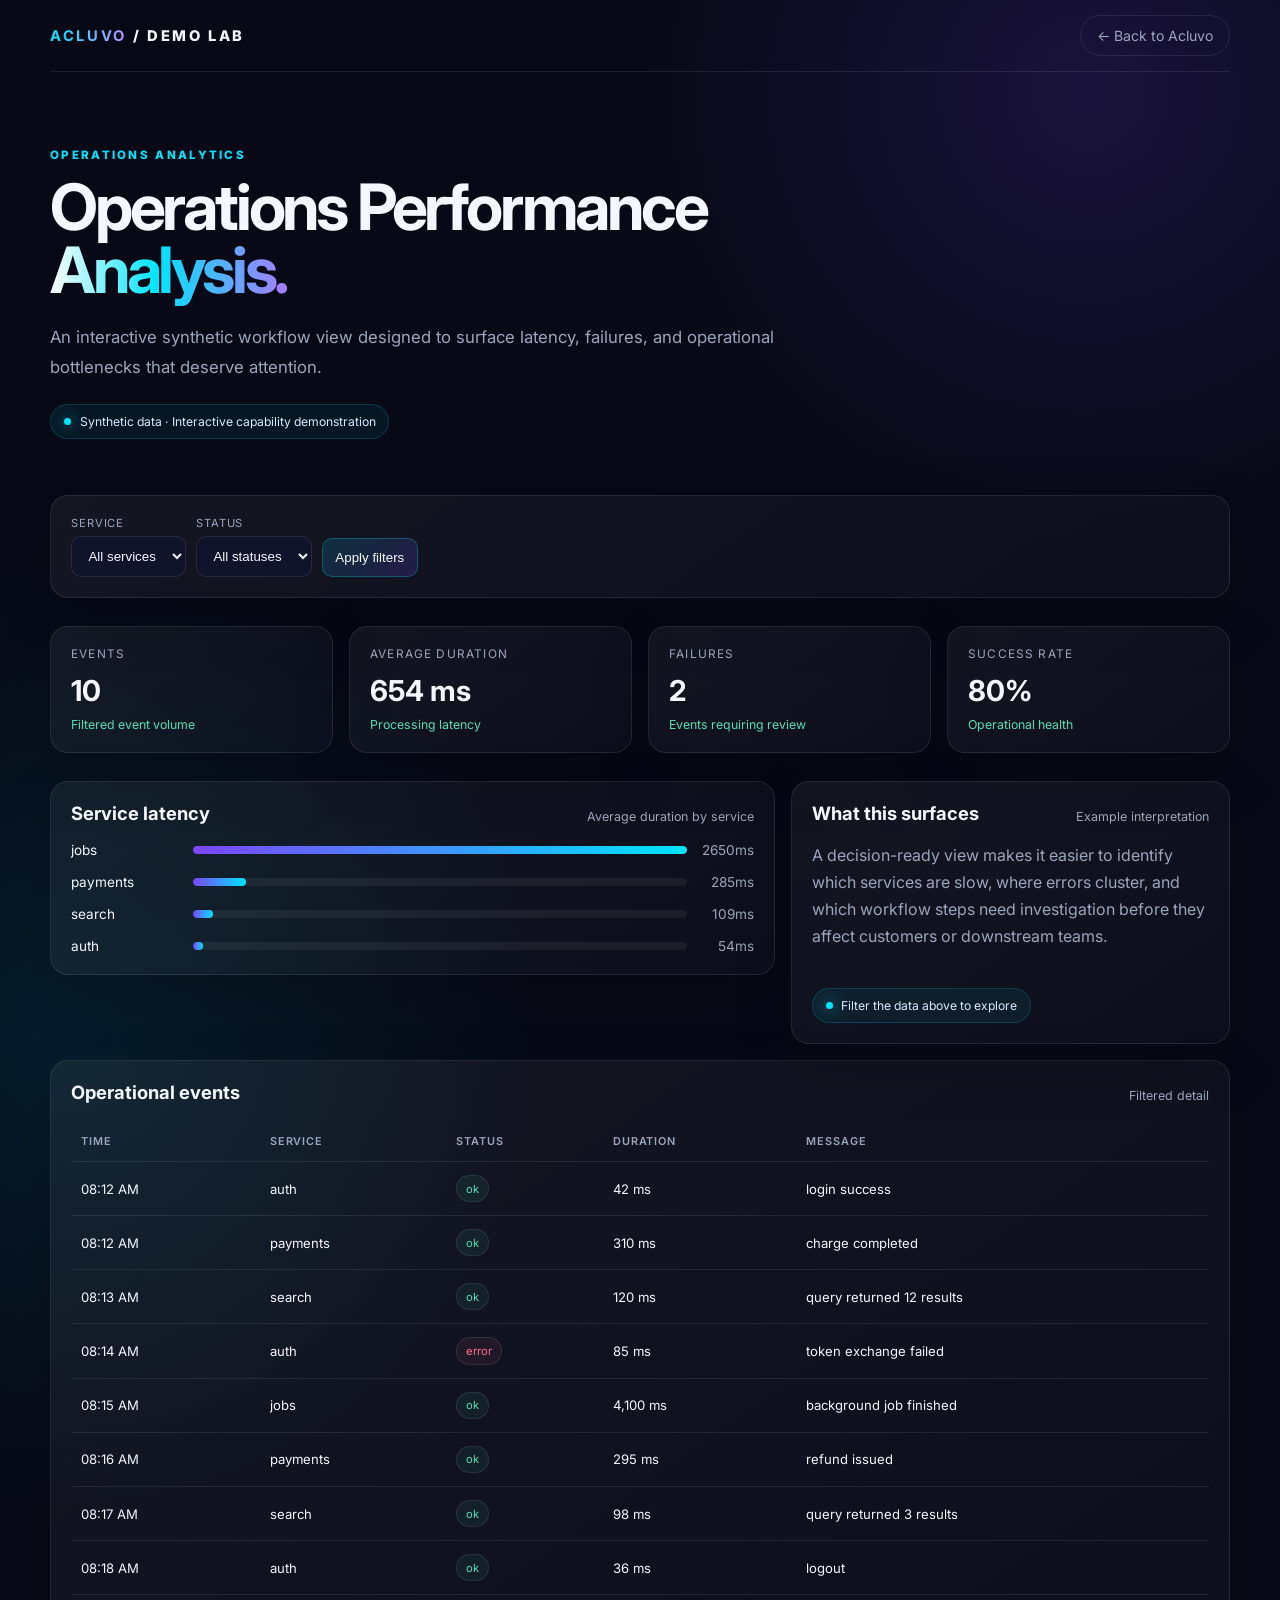
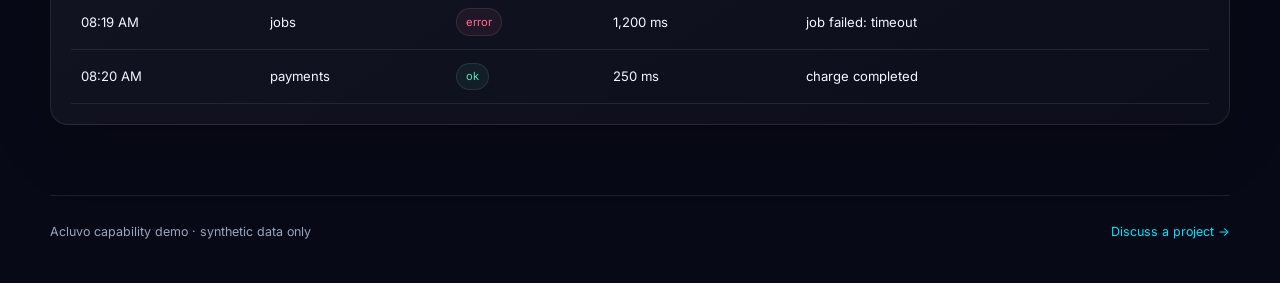
<file: examples/operations-analysis/index.html>
<!doctype html><html lang="en"><head><meta charset="utf-8"><meta name="viewport" content="width=device-width,initial-scale=1"><meta name="description" content="Acluvo synthetic operations performance analysis capability demo."><title>Operations Performance Analysis — Acluvo Demo</title><link rel="preconnect" href="https://fonts.googleapis.com"><link rel="preconnect" href="https://fonts.gstatic.com" crossorigin><link href="https://fonts.googleapis.com/css2?family=Inter:wght@400;500;600;700;800&display=swap" rel="stylesheet"><link rel="stylesheet" href="../demo.css"></head>
<body><div class="shell"><nav class="demo-nav"><a class="brand" href="../../index.html"><b>ACLUVO</b> / DEMO LAB</a><a class="back" href="../../index.html#work">← Back to Acluvo</a></nav>
<header class="hero"><p class="eyebrow">Operations Analytics</p><h1>Operations Performance <span class="gradient">Analysis.</span></h1><p class="lede">An interactive synthetic workflow view designed to surface latency, failures, and operational bottlenecks that deserve attention.</p><div class="notice">Synthetic data · Interactive capability demonstration</div></header>
<section class="controls card"><label>Service<select id="serviceFilter"><option value="all">All services</option></select></label><label>Status<select id="statusFilter"><option value="all">All statuses</option></select></label><button id="apply">Apply filters</button></section>
<section class="grid kpi-grid"><div class="card kpi"><small>Events</small><strong id="eventCount">—</strong><div class="delta">Filtered event volume</div></div><div class="card kpi"><small>Average duration</small><strong id="avgDuration">—</strong><div class="delta">Processing latency</div></div><div class="card kpi"><small>Failures</small><strong id="failures">—</strong><div class="delta">Events requiring review</div></div><div class="card kpi"><small>Success rate</small><strong id="successRate">—</strong><div class="delta">Operational health</div></div></section>
<section class="grid two-col"><div class="card"><div class="section-title"><h2>Service latency</h2><span>Average duration by service</span></div><div class="bar-list" id="serviceBars"></div></div><div class="card"><div class="section-title"><h2>What this surfaces</h2><span>Example interpretation</span></div><p style="color:var(--muted);line-height:1.7;margin-top:0">A decision-ready view makes it easier to identify which services are slow, where errors cluster, and which workflow steps need investigation before they affect customers or downstream teams.</p><div class="notice">Filter the data above to explore</div></div></section>
<section class="card table-card"><div class="section-title"><h2>Operational events</h2><span>Filtered detail</span></div><table class="table"><thead><tr><th>Time</th><th>Service</th><th>Status</th><th>Duration</th><th>Message</th></tr></thead><tbody id="events"></tbody></table></section>
<footer class="footer"><span>Acluvo capability demo · synthetic data only</span><a href="../../index.html#contact">Discuss a project →</a></footer></div>
<script>
let all=[];const $=s=>document.querySelector(s);fetch('data/ops.json').then(r=>r.json()).then(data=>{all=data;[...new Set(data.map(d=>d.service))].forEach(x=>$('#serviceFilter').add(new Option(x,x)));[...new Set(data.map(d=>d.status))].forEach(x=>$('#statusFilter').add(new Option(x,x)));render(data)});
function render(rows){const avg=rows.length?rows.reduce((s,r)=>s+r.duration_ms,0)/rows.length:0,fail=rows.filter(r=>r.status!=='ok').length;$('#eventCount').textContent=rows.length;$('#avgDuration').textContent=Math.round(avg)+' ms';$('#failures').textContent=fail;$('#successRate').textContent=(rows.length?((rows.length-fail)/rows.length*100):0).toFixed(0)+'%';const body=$('#events');body.innerHTML='';rows.forEach(r=>body.insertAdjacentHTML('beforeend',`<tr><td>${new Date(r.time).toLocaleTimeString([],{hour:'2-digit',minute:'2-digit'})}</td><td>${r.service}</td><td><span class="pill ${r.status==='ok'?'ok':'error'}">${r.status}</span></td><td>${r.duration_ms.toLocaleString()} ms</td><td>${r.message}</td></tr>`));const by={};rows.forEach(r=>(by[r.service]??=[]).push(r.duration_ms));const avgs=Object.entries(by).map(([k,v])=>[k,v.reduce((a,b)=>a+b,0)/v.length]);const max=Math.max(1,...avgs.map(x=>x[1]));const bars=$('#serviceBars');bars.innerHTML='';avgs.sort((a,b)=>b[1]-a[1]).forEach(([name,val])=>bars.insertAdjacentHTML('beforeend',`<div class="bar-row"><span>${name}</span><div class="bar-track"><div class="bar-fill" style="width:${val/max*100}%"></div></div><span class="bar-value">${Math.round(val)}ms</span></div>`))}
$('#apply').addEventListener('click',()=>{let rows=all;const s=$('#serviceFilter').value,st=$('#statusFilter').value;if(s!=='all')rows=rows.filter(r=>r.service===s);if(st!=='all')rows=rows.filter(r=>r.status===st);render(rows)});
</script></body></html>
</file>
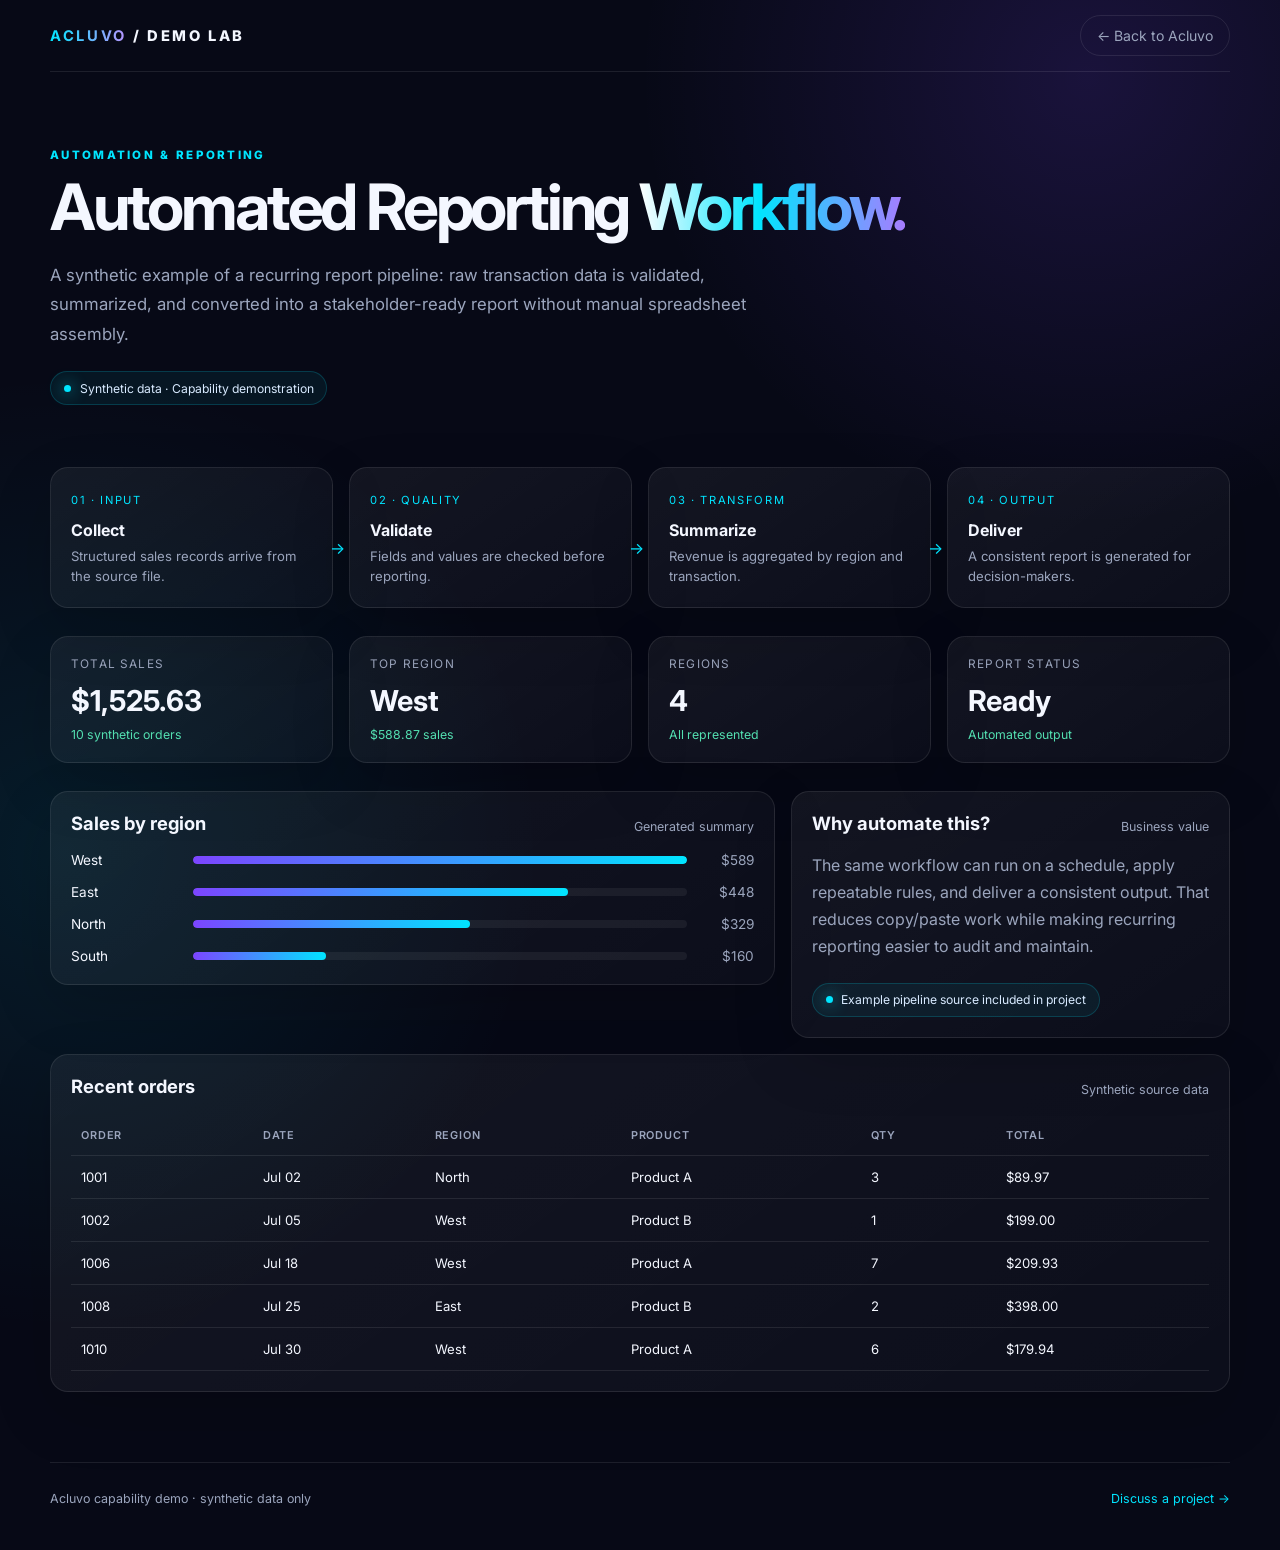
<file: automated-reporting.html>
<!doctype html>
<html>
<head>
  <meta charset="utf-8">
  <meta http-equiv="refresh" content="0; url=/examples/automated-reporting/report.html">
  <link rel="canonical" href="/examples/automated-reporting/report.html">
  <title>Redirecting…</title>
</head>
<body>
  Redirecting to <a href="/examples/automated-reporting/report.html">Automated Reporting</a>.
</body>
</html>
</file>
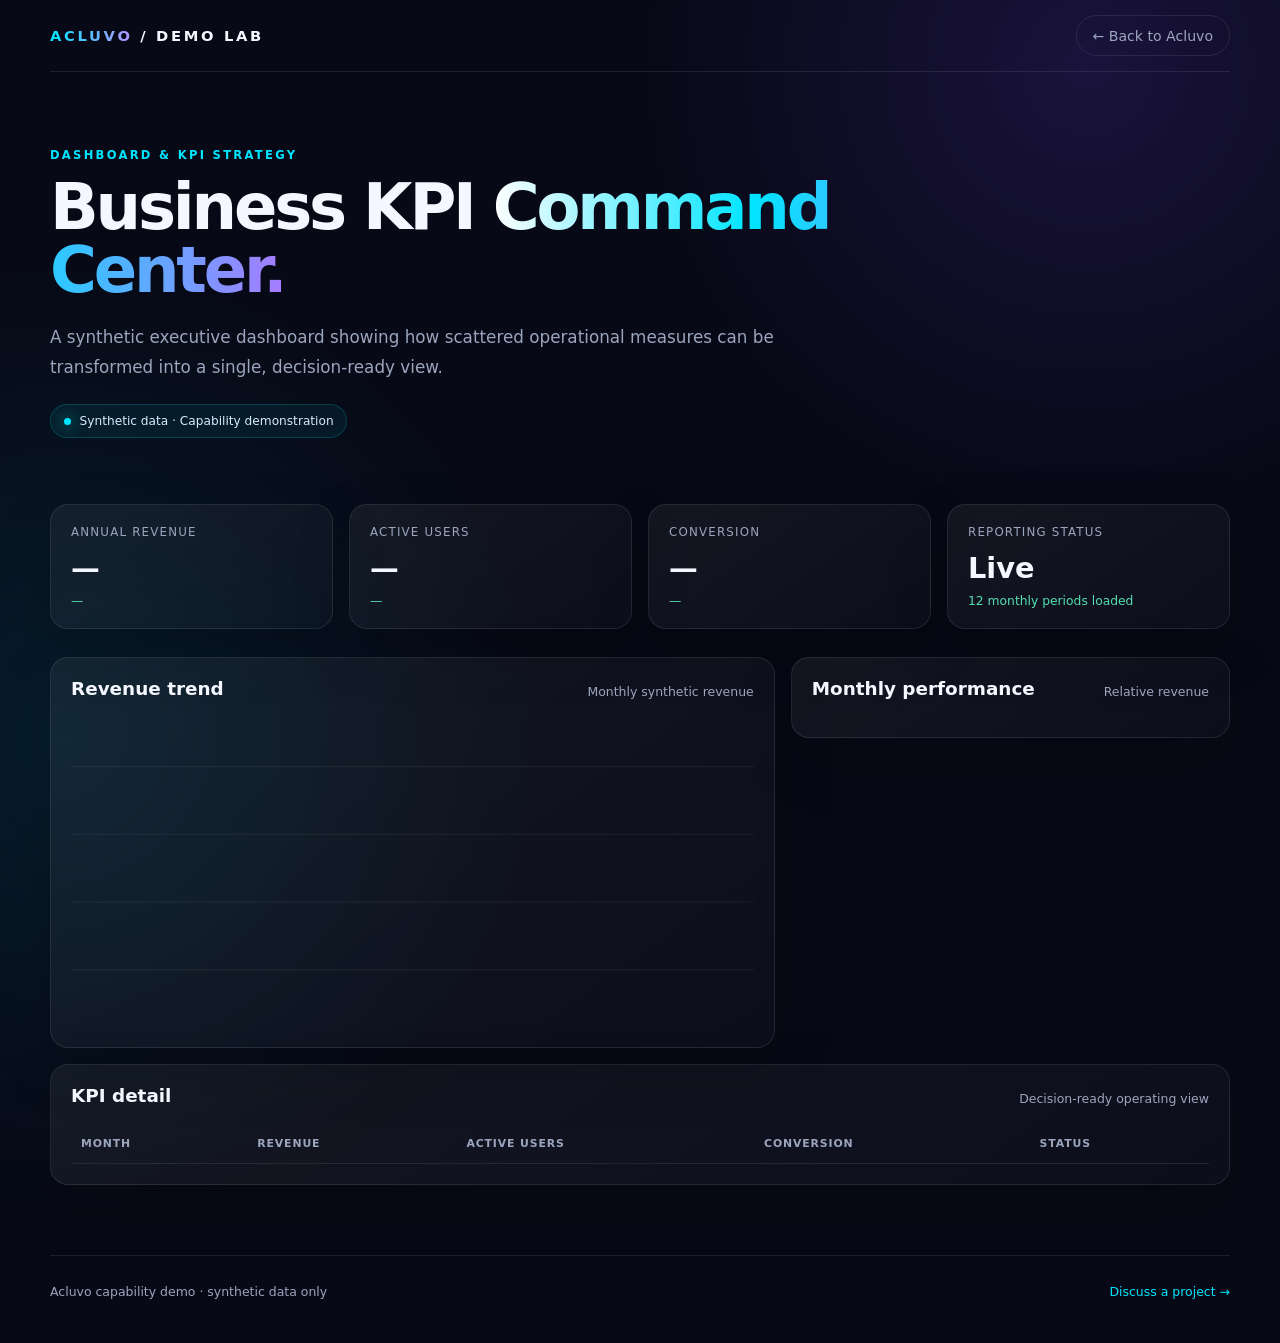
<file: business-kpi-dashboard.html>
<!doctype html>
<html>
<head>
  <meta charset="utf-8">
  <meta http-equiv="refresh" content="0; url=/examples/business-kpi-dashboard/index.html">
  <link rel="canonical" href="/examples/business-kpi-dashboard/index.html">
  <title>Redirecting…</title>
</head>
<body>
  Redirecting to <a href="/examples/business-kpi-dashboard/index.html">Business KPI Dashboard</a>.
</body>
</html>
</file>
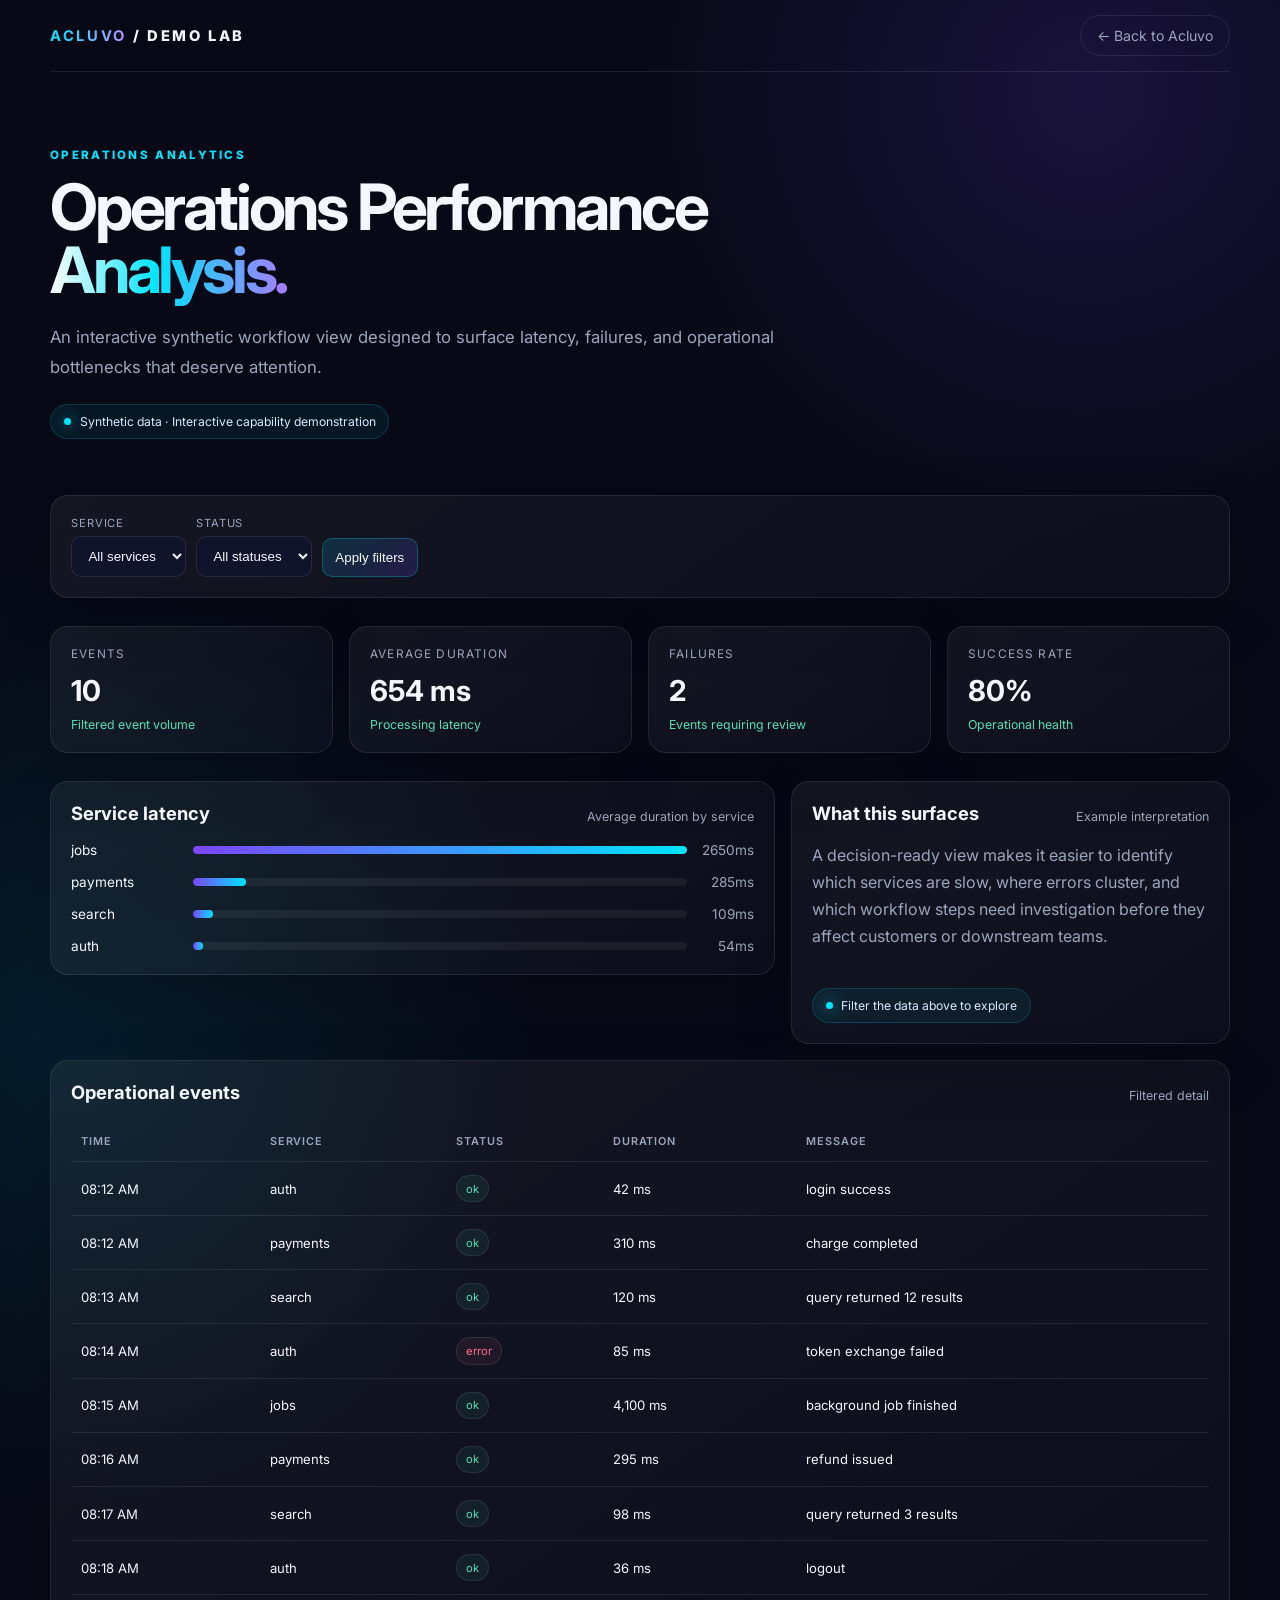
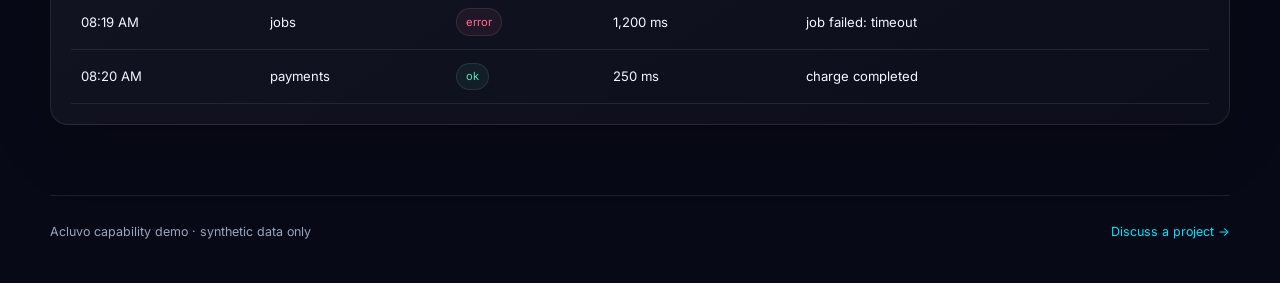
<file: operations-analysis.html>
<!doctype html>
<html>
<head>
  <meta charset="utf-8">
  <meta http-equiv="refresh" content="0; url=/examples/operations-analysis/index.html">
  <link rel="canonical" href="/examples/operations-analysis/index.html">
  <title>Redirecting…</title>
</head>
<body>
  Redirecting to <a href="/examples/operations-analysis/index.html">Operations Analysis</a>.
</body>
</html>
</file>
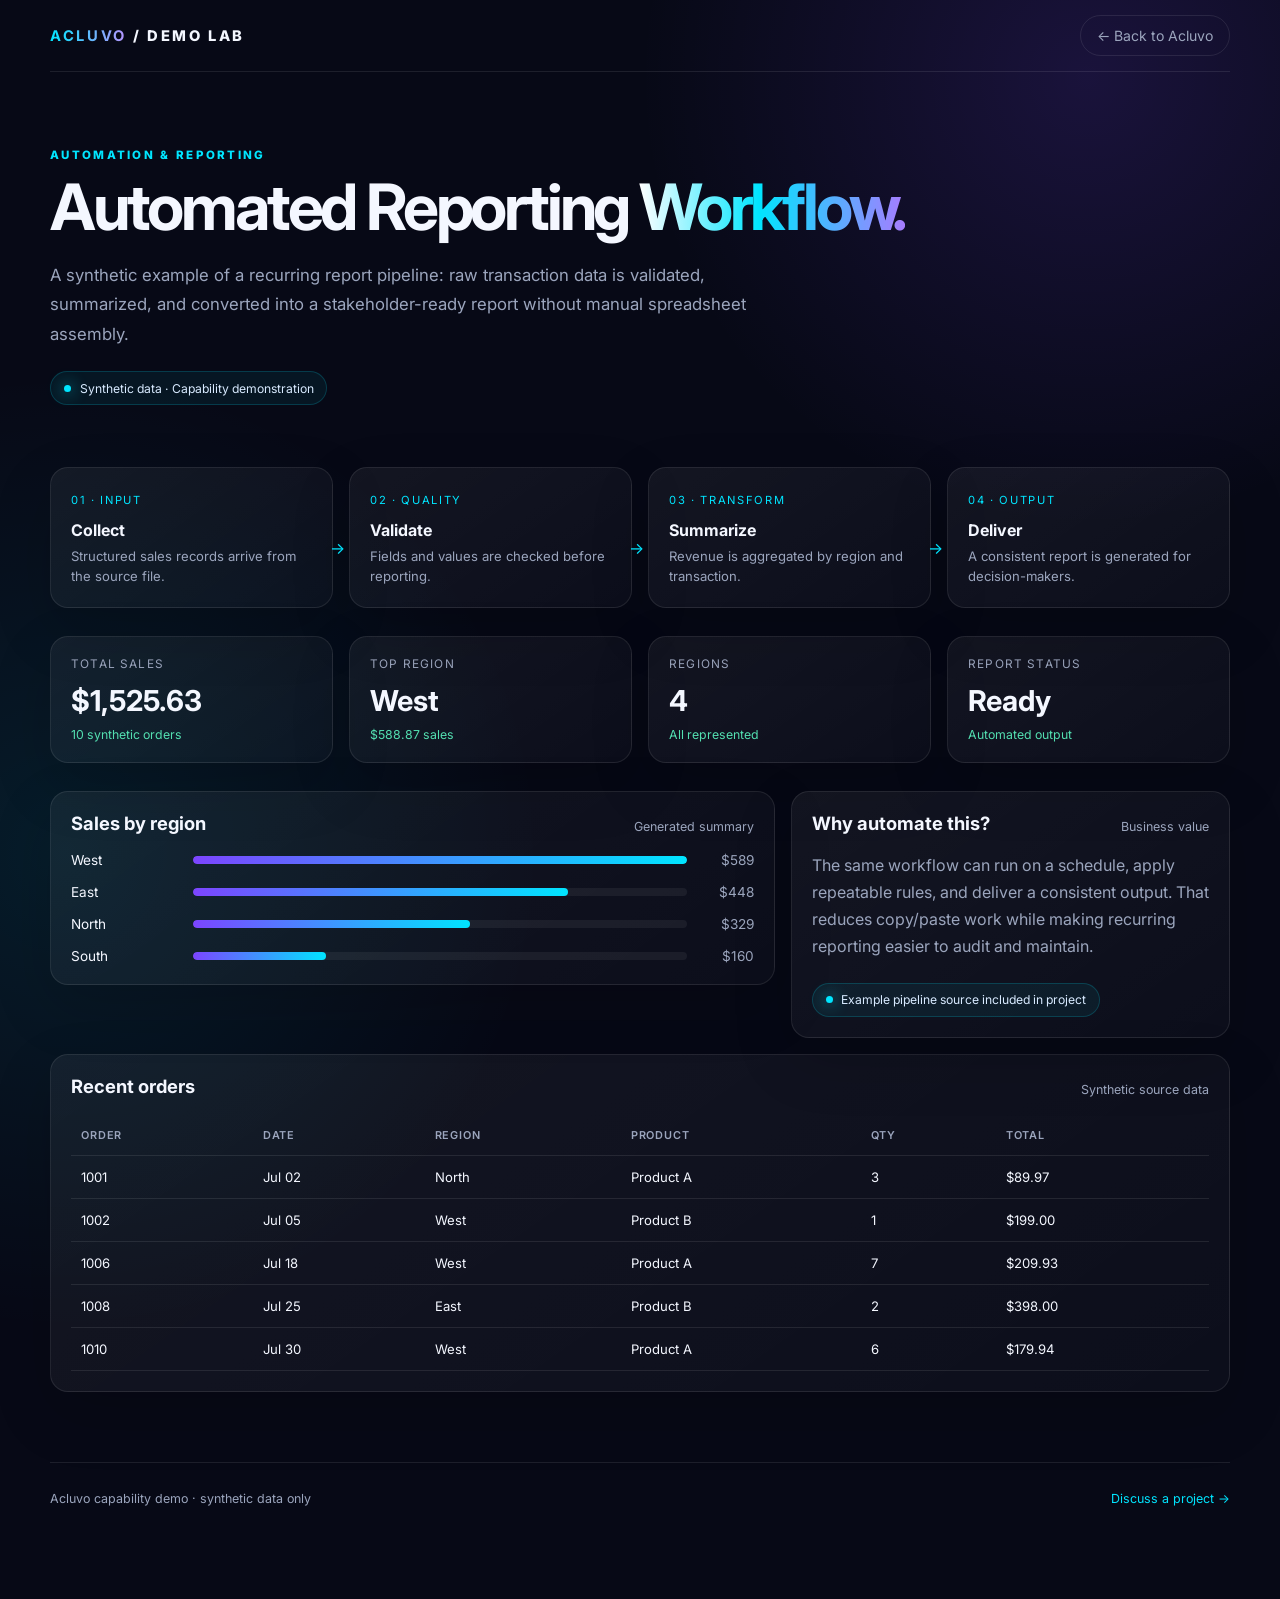
<file: examples/automated-reporting/report.html>
<!doctype html><html><head><meta charset="utf-8"><meta http-equiv="refresh" content="0; url=./"><link rel="canonical" href="./"><title>Acluvo Demo</title></head><body><p><a href="./">Open the Acluvo Automated Reporting demo</a></p></body></html>
</file>
<file: styles.css>
:root {
  --bg: #050B17;
  --bg-soft: #0A1020;
  --surface: rgba(20, 30, 107, 0.34);
  --indigo: #141E6B;
  --violet: #6A38FF;
  --cyan: #00E5FF;
  --slate: #2A3345;
  --text: #E6E9F2;
  --muted: #A6B0C3;
  --line: rgba(230, 233, 242, 0.12);
  --radius: 24px;
  --radius-sm: 16px;
  --container: 1180px;
  --font-display: "DM Sans", system-ui, sans-serif;
  --font-body: "Inter", system-ui, sans-serif;
}

* { box-sizing: border-box; }
html { scroll-behavior: smooth; }
body {
  margin: 0;
  background:
    radial-gradient(circle at 78% 8%, rgba(106, 56, 255, 0.22), transparent 26%),
    radial-gradient(circle at 12% 24%, rgba(0, 229, 255, 0.13), transparent 24%),
    radial-gradient(circle at 50% 75%, rgba(20, 30, 107, 0.22), transparent 34%),
    var(--bg);
  color: var(--text);
  font-family: var(--font-body);
  line-height: 1.6;
}
body.menu-open { overflow: hidden; }
a { color: inherit; text-decoration: none; }
svg { display: block; max-width: 100%; }
.container { width: min(calc(100% - 40px), var(--container)); margin: 0 auto; }
.narrow { max-width: 860px; }
.section { padding: 110px 0; position: relative; }
.section-tight { padding-top: 70px; padding-bottom: 80px; }

.nav-wrap {
  position: sticky;
  top: 0;
  z-index: 50;
  backdrop-filter: blur(16px);
  background: rgba(5, 11, 23, 0.88);
  border-bottom: 1px solid var(--line);
}
.nav {
  min-height: 76px;
  display: grid;
  grid-template-columns: 1fr auto auto;
  align-items: center;
  gap: 30px;
}
.brand { display: inline-flex; align-items: center; gap: 12px; width: fit-content; }
.brand-mark { width: 34px; height: 34px; }
.brand-word {
  font-family: var(--font-display);
  font-size: 1.05rem;
  font-weight: 700;
  letter-spacing: 0.18em;
}
.nav-links { display: flex; gap: 28px; align-items: center; }
.nav-links a, .footer-links a {
  color: var(--muted);
  font-size: 0.93rem;
  transition: color 0.2s ease;
}
.nav-links a:hover, .footer-links a:hover { color: var(--text); }
.nav-toggle {
  display: none;
  border: 0;
  background: transparent;
  padding: 8px;
  cursor: pointer;
}
.nav-toggle span {
  display: block;
  width: 24px;
  height: 2px;
  background: var(--text);
  margin: 5px 0;
}

.button {
  display: inline-flex;
  align-items: center;
  justify-content: center;
  min-height: 52px;
  padding: 0 22px;
  border-radius: 999px;
  font-weight: 600;
  transition: transform 0.2s ease, border-color 0.2s ease, box-shadow 0.2s ease;
}
.button:hover { transform: translateY(-2px); }
.button-small { min-height: 42px; padding: 0 18px; font-size: 0.9rem; }
.button-primary {
  color: #FFFFFF;
  background: linear-gradient(100deg, #141E6B 0%, #6A38FF 45%, #00E5FF 100%);
  box-shadow: 0 0 20px rgba(106,56,255,.28), 0 0 42px rgba(0,229,255,.20);
}
.button-outline { border: 1px solid rgba(230, 233, 242, 0.28); color: var(--text); }
.button-outline:hover {
  border-color: rgba(0, 229, 255, 0.6);
  box-shadow: 0 0 30px rgba(0, 229, 255, 0.08);
}
.text-link {
  display: inline-flex;
  align-items: center;
  gap: 8px;
  color: var(--text);
  font-weight: 600;
}

.hero {
  min-height: calc(100vh - 76px);
  display: grid;
  align-items: center;
  padding-top: 80px;
}
.hero::before {
  content: "";
  position: absolute;
  inset: 0;
  background-image:
    linear-gradient(rgba(255,255,255,0.025) 1px, transparent 1px),
    linear-gradient(90deg, rgba(255,255,255,0.025) 1px, transparent 1px);
  background-size: 64px 64px;
  mask-image: linear-gradient(to bottom, black, transparent 80%);
  pointer-events: none;
}
.hero-grid {
  display: grid;
  grid-template-columns: 1.1fr 0.9fr;
  gap: 70px;
  align-items: center;
}
.eyebrow {
  margin: 0 0 18px;
  color: var(--cyan);
  font-size: 0.76rem;
  font-weight: 700;
  letter-spacing: 0.18em;
}
h1, h2, h3 { font-family: var(--font-display); margin-top: 0; }
h1 {
  margin-bottom: 24px;
  font-size: clamp(3.6rem, 7vw, 6.7rem);
  line-height: 0.98;
  letter-spacing: -0.055em;
}
h2 {
  margin-bottom: 22px;
  font-size: clamp(2.2rem, 4.2vw, 4.4rem);
  line-height: 1.06;
  letter-spacing: -0.04em;
}
h3 { font-size: 1.45rem; letter-spacing: -0.02em; }
.gradient-text {
  background: linear-gradient(90deg, #00E5FF 0%, #6A38FF 48%, #00E5FF 100%);
  -webkit-background-clip: text;
  background-clip: text;
  color: transparent;
}
.tagline {
  margin: 0 0 18px;
  font-family: var(--font-display);
  font-size: 1.25rem;
  color: #C8D0DD;
}
.hero-body, .section-heading > p, .lead {
  color: var(--muted);
  font-size: 1.08rem;
  max-width: 680px;
}
.hero-body { margin-bottom: 32px; }
.hero-actions, .contact-actions { display: flex; gap: 22px; align-items: center; flex-wrap: wrap; }
.hero-visual { display: grid; place-items: center; min-height: 470px; }

.radar {
  position: relative;
  width: min(430px, 82vw);
  aspect-ratio: 1;
  border-radius: 50%;
  background:
    radial-gradient(circle, rgba(0,229,255,.20) 0 2%, transparent 2.5%),
    radial-gradient(circle at center, rgba(106,56,255,.22), rgba(20,30,107,.10) 40%, rgba(5,11,23,0) 68%);
  filter: drop-shadow(0 0 32px rgba(0, 229, 255, 0.08));
}
.radar-ring {
  position: absolute;
  border: 1px solid rgba(0, 229, 255, 0.38);
  border-radius: 50%;
  inset: 10%;
}
.ring-2 { inset: 24%; border-color: rgba(106, 56, 255, 0.52); }
.ring-3 { inset: 38%; border-color: rgba(0, 229, 255, 0.48); }
.cross { position: absolute; }
.cross-x {
  left: 6%;
  right: 6%;
  top: 50%;
  height: 1px;
  background: linear-gradient(90deg, transparent, rgba(230, 233, 242, 0.15), transparent);
}
.cross-y {
  top: 6%;
  bottom: 6%;
  left: 50%;
  width: 1px;
  background: linear-gradient(180deg, transparent, rgba(230, 233, 242, 0.15), transparent);
}
.signal-core {
  position: absolute;
  left: 50%;
  top: 50%;
  width: 18px;
  height: 18px;
  border-radius: 50%;
  background: var(--text);
  transform: translate(-50%, -50%);
  box-shadow: 0 0 15px var(--cyan), 0 0 55px rgba(0, 229, 255, 0.9), 0 0 100px rgba(106, 56, 255, 0.35);
}
.signal-beam {
  position: absolute;
  width: 3px;
  height: 46%;
  left: calc(50% - 1px);
  top: 4%;
  background: linear-gradient(180deg, transparent, var(--cyan), var(--text));
  box-shadow: 0 0 24px var(--cyan);
  transform-origin: bottom;
  animation: pulseBeam 3s ease-in-out infinite;
}
.signal-dot {
  position: absolute;
  width: 8px;
  height: 8px;
  border-radius: 50%;
  background: var(--violet);
  box-shadow: 0 0 18px rgba(106, 56, 255, 0.85);
}
.d1 { left: 28%; top: 30%; }
.d2 { right: 24%; top: 38%; background: var(--cyan); }
.d3 { left: 41%; bottom: 18%; }
@keyframes pulseBeam {
  0%, 100% { opacity: 0.45; transform: scaleY(0.95); }
  50% { opacity: 1; transform: scaleY(1.05); }
}

.positioning {
  border-top: 1px solid var(--line);
  border-bottom: 1px solid var(--line);
  background: linear-gradient(180deg, rgba(255,255,255,0.018), rgba(255,255,255,0));
}
.positioning p:not(.eyebrow), .about-body p,
.contact-card > p:not(.eyebrow):not(.contact-emphasis):not(.microcopy) {
  color: var(--muted);
}
.capability-row { display: flex; flex-wrap: wrap; gap: 10px; margin-top: 34px; }
.capability-row span {
  border: 1px solid var(--line);
  background: linear-gradient(180deg, rgba(20,30,107,.16), rgba(255,255,255,.015));
  color: #C8D0DD;
  border-radius: 999px;
  padding: 8px 13px;
  font-size: 0.9rem;
}

.section-heading { margin-bottom: 54px; max-width: 800px; }
.service-grid { display: grid; grid-template-columns: repeat(3, 1fr); gap: 22px; }
.service-card {
  position: relative;
  padding: 34px;
  border: 1px solid var(--line);
  border-radius: var(--radius);
  background: linear-gradient(180deg, rgba(20,30,107,.22), rgba(42,51,69,.10));
  box-shadow: 0 0 30px rgba(20,30,107,.18);
  overflow: hidden;
}
.service-card.featured {
  background:
    radial-gradient(circle at 100% 0%, rgba(0,229,255,.18), transparent 30%),
    radial-gradient(circle at 0% 100%, rgba(106,56,255,.18), transparent 30%),
    linear-gradient(180deg, rgba(20,30,107,.42), rgba(42,51,69,.14));
  border-color: rgba(0, 229, 255, 0.48);
}
.card-topline {
  position: absolute;
  inset: 0 auto auto 0;
  width: 100%;
  height: 2px;
  background: linear-gradient(90deg, transparent, var(--cyan), var(--violet), transparent);
  opacity: 0.65;
}
.service-label {
  color: var(--cyan);
  font-size: 0.76rem;
  letter-spacing: 0.16em;
  font-weight: 700;
}
.service-subhead, .process-tagline { color: var(--text); font-weight: 600; }
.service-card > p:not(.service-label):not(.service-subhead) { color: var(--muted); }
.service-list { display: grid; gap: 9px; margin: 28px 0; }
.service-list span { color: #C8D0DD; font-size: 0.92rem; }
.service-list span::before { content: "•"; color: var(--cyan); margin-right: 10px; }
.service-meta {
  display: grid;
  grid-template-columns: 1fr 1fr;
  gap: 12px;
  padding: 18px 0;
  margin-bottom: 18px;
  border-top: 1px solid var(--line);
  border-bottom: 1px solid var(--line);
}
.service-meta span, .service-meta strong { display: block; }
.service-meta span { color: var(--muted); font-size: 0.78rem; margin-bottom: 4px; }

.process-section {
  background:
    radial-gradient(circle at 50% 0%, rgba(20, 30, 107, 0.26), transparent 36%),
    var(--bg-soft);
  border-top: 1px solid var(--line);
  border-bottom: 1px solid var(--line);
}
.process-grid { display: grid; grid-template-columns: repeat(4, 1fr); gap: 18px; }
.process-card {
  min-height: 260px;
  padding: 28px;
  border-left: 1px solid var(--line);
  position: relative;
}
.process-card::before {
  content: "";
  position: absolute;
  left: -1px;
  top: 0;
  width: 1px;
  height: 44%;
  background: linear-gradient(var(--cyan), transparent);
}
.process-number {
  display: inline-block;
  margin-bottom: 50px;
  color: var(--violet);
  font-size: 0.8rem;
  letter-spacing: 0.15em;
}
.process-card p:last-child { color: var(--muted); }

.audience-grid, .why-grid {
  display: grid;
  grid-template-columns: repeat(2, 1fr);
  gap: 20px;
}
.audience-card, .why-item {
  padding: 30px;
  border: 1px solid var(--line);
  border-radius: var(--radius-sm);
  background: rgba(255,255,255,0.018);
}
.audience-card p, .why-item p { color: var(--muted); margin-bottom: 0; }
.why-section {
  border-top: 1px solid var(--line);
  border-bottom: 1px solid var(--line);
  background: linear-gradient(180deg, rgba(20,30,107,.16), rgba(5,11,23,0));
}

#work {
  position: relative;
  overflow: hidden;
}

#work::before {
  content: "";
  position: absolute;
  width: 500px;
  height: 500px;
  border-radius: 50%;
  background: rgba(74, 227, 255, 0.08);
  filter: blur(120px);
  top: -150px;
  left: -150px;
  pointer-events: none;
}

#work::after {
  content: "";
  position: absolute;
  width: 500px;
  height: 500px;
  border-radius: 50%;
  background: rgba(153, 82, 255, 0.08);
  filter: blur(120px);
  bottom: -200px;
  right: -150px;
  pointer-events: none;
}

#work .eyebrow {
  display: block;
  margin-bottom: 1rem;
  font-size: 0.72rem;
  letter-spacing: 0.22em;
  font-weight: 700;
  color: #59e6ff;
}

.proof-story {
  position: relative;
  z-index: 2;
  display: grid;
  grid-template-columns: 1fr 1.15fr;
  gap: 2rem;
  align-items: center;
  margin-top: 2.5rem;
  padding: 1.5rem 0 0;
}

.story-copy {
  display: grid;
  gap: 0.85rem;
}

.story-block {
  padding: 1.1rem 1.3rem;
  border: 1px solid rgba(255,255,255,0.08);
  border-radius: 16px;
  background: rgba(13, 20, 34, 0.7);
  box-shadow: inset 0 1px 0 rgba(255,255,255,0.03);
}

.story-block p {
  margin: 0.4rem 0 0;
  color: rgba(255,255,255,0.8);
  line-height: 1.6;
}

.story-block.flow p {
  margin-top: 0.2rem;
  font-weight: 600;
}

.mini-label {
  display: inline-block;
  color: #59e6ff;
  font-size: 0.68rem;
  letter-spacing: 0.14em;
  text-transform: uppercase;
  font-weight: 700;
}

.story-arrow {
  text-align: center;
  color: rgba(89,230,255,0.8);
  font-size: 1.5rem;
  line-height: 1;
}

.dashboard-preview {
  border: 1px solid rgba(89, 230, 255, 0.2);
  border-radius: 22px;
  background: linear-gradient(180deg, rgba(10,16,32,0.92), rgba(11,18,30,0.78));
  box-shadow: 0 24px 70px rgba(0,0,0,0.25);
  padding: 1.25rem;
}

.dashboard-header {
  display: flex;
  align-items: center;
  gap: 0.75rem;
  margin-bottom: 1rem;
}

.header-signal {
  width: 10px;
  height: 10px;
  border-radius: 50%;
  background: #59e6ff;
  box-shadow: 0 0 16px rgba(89, 230, 255, 0.9);
}

.header-pill {
  padding: 0.38rem 0.7rem;
  border-radius: 999px;
  background: rgba(89,230,255,0.12);
  border: 1px solid rgba(89,230,255,0.2);
  color: #dfeeff;
  font-size: 0.7rem;
  font-weight: 700;
  letter-spacing: 0.06em;
  text-transform: uppercase;
}

.header-pill.muted {
  background: rgba(255,255,255,0.03);
  border-color: rgba(255,255,255,0.08);
  color: rgba(255,255,255,0.7);
}

.dashboard-metrics {
  display: grid;
  grid-template-columns: repeat(3, minmax(0, 1fr));
  gap: 0.85rem;
  margin-bottom: 1.1rem;
}

.metric-box {
  padding: 0.9rem 0.9rem 0.7rem;
  border-radius: 12px;
  background: rgba(255,255,255,0.02);
  border: 1px solid rgba(255,255,255,0.06);
}

.metric-box span {
  display: block;
  color: rgba(255,255,255,0.62);
  font-size: 0.68rem;
  letter-spacing: 0.08em;
  text-transform: uppercase;
}

.metric-box strong {
  display: block;
  margin-top: 0.4rem;
  font-size: 1.2rem;
  color: #fff;
}

.metric-box.accent {
  background: linear-gradient(135deg, rgba(89,230,255,0.13), rgba(145,86,255,0.1));
  border-color: rgba(89,230,255,0.2);
}

.dashboard-chart {
  display: flex;
  align-items: end;
  gap: 0.75rem;
  height: 110px;
  padding: 1rem 0.6rem 0.8rem;
  border-radius: 14px;
  background: linear-gradient(180deg, rgba(18,28,46,0.7), rgba(10,16,26,0.45));
  border: 1px solid rgba(255,255,255,0.05);
}

.chart-bar {
  flex: 1;
  border-radius: 8px 8px 0 0;
  background: linear-gradient(180deg, #59e6ff, #6a38ff);
  box-shadow: 0 10px 22px rgba(106,56,255,0.25);
}

.bar-1 { height: 35%; }
.bar-2 { height: 52%; }
.bar-3 { height: 66%; }
.bar-4 { height: 74%; }
.bar-5 { height: 58%; }
.bar-6 { height: 88%; }

.dashboard-table {
  margin-top: 1rem;
  border-radius: 14px;
  border: 1px solid rgba(255,255,255,0.06);
  overflow: hidden;
}

.table-row {
  display: grid;
  grid-template-columns: 1.2fr 0.7fr 0.8fr;
  gap: 0.75rem;
  padding: 0.8rem 0.9rem;
  color: rgba(255,255,255,0.7);
  border-bottom: 1px solid rgba(255,255,255,0.04);
  background: rgba(255,255,255,0.02);
}

.table-row:last-child { border-bottom: none; }

.table-row.head {
  color: rgba(255,255,255,0.9);
  background: rgba(89,230,255,0.06);
  text-transform: uppercase;
  letter-spacing: 0.08em;
  font-size: 0.68rem;
}

.capability-list {
  position: relative;
  z-index: 2;
  display: flex;
  flex-wrap: wrap;
  gap: 10px;
  margin-top: 2rem;
}

.capability-list span {
  border: 1px solid var(--line);
  background: linear-gradient(180deg, rgba(20,30,107,.16), rgba(255,255,255,.015));
  color: #C8D0DD;
  border-radius: 999px;
  padding: 8px 13px;
  font-size: 0.9rem;
}

.work-grid {
  position: relative;
  z-index: 2;
  display: grid;
  grid-template-columns: repeat(3, minmax(0, 1fr));
  gap: 1.5rem;
  margin-top: 3rem;
}

.work-card {
  position: relative;
  padding: 2rem;
  border: 1px solid rgba(255,255,255,0.10);
  border-radius: 18px;
  background: linear-gradient(145deg, rgba(255,255,255,0.045), rgba(255,255,255,0.015));
  backdrop-filter: blur(12px);
  text-align: left;
  transition: transform 0.3s ease, border-color 0.3s ease, box-shadow 0.3s ease;
}

.work-card:hover {
  transform: translateY(-8px);
  border-color: rgba(89, 230, 255, 0.35);
  box-shadow: 0 20px 50px rgba(0,0,0,0.25), 0 0 35px rgba(89,230,255,0.08);
}

.work-card.featured {
  border-color: rgba(145, 86, 255, 0.35);
  box-shadow: 0 0 40px rgba(145,86,255,0.07);
}

.work-number {
  font-size: 3.5rem;
  font-weight: 800;
  line-height: 1;
  color: rgba(255,255,255,0.05);
  margin-bottom: 1rem;
}

.work-tag {
  color: #59e6ff;
  font-size: 0.7rem;
  font-weight: 700;
  letter-spacing: 0.12em;
  text-transform: uppercase;
  margin-bottom: 0.75rem;
}

.work-card h3 {
  margin-bottom: 1rem;
  font-size: 1.4rem;
}

.work-card p {
  color: rgba(255,255,255,0.70);
  line-height: 1.7;
}

.work-features {
  margin: 1.5rem 0;
  padding: 0;
  list-style: none;
}

.work-features li {
  position: relative;
  padding: 0.45rem 0 0.45rem 1.2rem;
  color: rgba(255,255,255,0.78);
}

.work-features li::before {
  content: "";
  position: absolute;
  left: 0;
  top: 0.9rem;
  width: 6px;
  height: 6px;
  border-radius: 50%;
  background: linear-gradient(90deg, #59e6ff, #985cff);
  box-shadow: 0 0 10px rgba(89,230,255,0.65);
}

.work-result {
  margin-top: 1.75rem;
  padding-top: 1.25rem;
  border-top: 1px solid rgba(255,255,255,0.08);
}

.work-result span {
  display: block;
  font-size: 0.72rem;
  color: rgba(255,255,255,0.45);
  text-transform: uppercase;
  letter-spacing: 0.12em;
}

.work-result strong {
  display: block;
  margin-top: 0.35rem;
  font-size: 1rem;
  color: #ffffff;
}

.demo-label {
  display: inline-block;
  margin-top: 1.5rem;
  padding: 0.35rem 0.7rem;
  border: 1px solid rgba(89,230,255,0.18);
  border-radius: 20px;
  color: rgba(255,255,255,0.55);
  font-size: 0.65rem;
  text-transform: uppercase;
  letter-spacing: 0.1em;
}

.about-grid { display: grid; grid-template-columns: 0.8fr 1.2fr; gap: 70px; }
.about-body blockquote {
  margin: 34px 0 0;
  padding: 0 0 0 24px;
  border-left: 2px solid var(--cyan);
  font-family: var(--font-display);
  font-size: clamp(1.4rem, 2.5vw, 2.1rem);
  line-height: 1.35;
  color: var(--text);
}

.contact-section { padding-top: 70px; }
.contact-card {
  max-width: 960px;
  padding: 70px;
  border: 1px solid rgba(0, 229, 255, 0.36);
  border-radius: 32px;
  background:
    radial-gradient(circle at 100% 0%, rgba(106, 56, 255, 0.34), transparent 34%),
    radial-gradient(circle at 0% 100%, rgba(0, 229, 255, 0.18), transparent 30%),
    #0A1020;
  box-shadow: 0 25px 80px rgba(0,0,0,0.28);
}
.contact-card h2 { max-width: 700px; margin-bottom: 4px; }
.contact-emphasis {
  margin: 0 0 20px;
  font-family: var(--font-display);
  font-size: clamp(1.5rem, 2.5vw, 2.3rem);
  color: var(--cyan);
}
.microcopy { margin-top: 18px; color: var(--muted); font-size: 0.84rem; }

.footer { padding: 40px 0 50px; border-top: 1px solid var(--line); }
.footer-grid { display: grid; grid-template-columns: 1fr auto; gap: 30px; align-items: end; }
.footer-brand + p { color: var(--muted); margin: 12px 0 0; font-size: 0.92rem; }
.footer-links { display: flex; flex-wrap: wrap; gap: 18px; justify-content: flex-end; }
.copyright {
  grid-column: 1 / -1;
  color: #788296;
  font-size: 0.82rem;
  margin: 12px 0 0;
}

.reveal {
  opacity: 0;
  transform: translateY(18px);
  transition: opacity 0.65s ease, transform 0.65s ease;
}
.reveal.visible { opacity: 1; transform: none; }

@media (prefers-reduced-motion: reduce) {
  html { scroll-behavior: auto; }
  .reveal { opacity: 1; transform: none; transition: none; }
  .signal-beam { animation: none; }
}

@media (max-width: 980px) {
  .nav { grid-template-columns: 1fr auto; }
  .nav-toggle { display: block; }
  .nav-links, .nav-cta { display: none; }
  .nav-links.open {
    display: flex;
    position: fixed;
    top: 77px;
    left: 0;
    right: 0;
    padding: 28px 20px 40px;
    flex-direction: column;
    align-items: flex-start;
    background: rgba(5, 11, 23, 0.98);
    border-bottom: 1px solid var(--line);
  }
  .hero-grid, .about-grid { grid-template-columns: 1fr; }
  .hero { min-height: auto; }
  .hero-visual { min-height: 360px; }
  .service-grid { grid-template-columns: 1fr; }
  .process-grid { grid-template-columns: repeat(2, 1fr); }
  .work-grid { grid-template-columns: 1fr; }
}

@media (max-width: 680px) {
  .container { width: min(calc(100% - 28px), var(--container)); }
  .section { padding: 82px 0; }
  h1 { font-size: clamp(3.15rem, 16vw, 4.6rem); }
  .hero-grid { gap: 28px; }
  .hero-visual { min-height: 290px; }
  .radar { width: min(300px, 82vw); }
  .service-card, .audience-card, .why-item { padding: 26px; }
  .process-grid, .audience-grid, .why-grid { grid-template-columns: 1fr; }
  .process-card { min-height: auto; }
  .process-number { margin-bottom: 28px; }
  .about-grid { gap: 26px; }
  .contact-card { padding: 42px 26px; }
  .footer-grid { grid-template-columns: 1fr; align-items: start; }
  .footer-links { justify-content: flex-start; }
}


/* Brand fidelity pass: stronger use of the selected Acluvo palette */
.brand-word {
  background: linear-gradient(180deg, #FFFFFF 0%, #E6E9F2 48%, #9AA6BA 100%);
  -webkit-background-clip: text;
  background-clip: text;
  color: transparent;
}

.nav-wrap::after {
  content: "";
  position: absolute;
  left: 0;
  right: 0;
  bottom: -1px;
  height: 1px;
  background: linear-gradient(90deg, transparent, #6A38FF 28%, #00E5FF 72%, transparent);
  opacity: .55;
}

.eyebrow:nth-of-type(odd) {
  color: #00E5FF;
}

.service-card:hover,
.audience-card:hover,
.why-item:hover {
  border-color: rgba(0,229,255,.35);
  box-shadow: 0 0 28px rgba(0,229,255,.07), 0 0 45px rgba(106,56,255,.05);
  transform: translateY(-3px);
}

.service-card,
.audience-card,
.why-item {
  transition: transform .22s ease, border-color .22s ease, box-shadow .22s ease;
}

.process-card:nth-child(1) h3,
.process-card:nth-child(3) h3 { color: #00E5FF; }

.process-card:nth-child(2) h3,
.process-card:nth-child(4) h3 { color: #8B63FF; }

.process-card:nth-child(1)::before,
.process-card:nth-child(3)::before {
  background: linear-gradient(#00E5FF, transparent);
}

.process-card:nth-child(2)::before,
.process-card:nth-child(4)::before {
  background: linear-gradient(#6A38FF, transparent);
}

.contact-emphasis {
  background: linear-gradient(90deg, #00E5FF, #6A38FF);
  -webkit-background-clip: text;
  background-clip: text;
  color: transparent;
}

.hero::after {
  content: "";
  position: absolute;
  width: 540px;
  height: 540px;
  right: -120px;
  bottom: -260px;
  border-radius: 50%;
  background: radial-gradient(circle, rgba(0,229,255,.10), rgba(106,56,255,.08) 40%, transparent 70%);
  pointer-events: none;
}


/* Clickable capability demo links */
.work-link {
  display: inline-flex;
  align-items: center;
  gap: 0.45rem;
  margin-top: 1.25rem;
  padding: 0.72rem 1rem;
  border: 1px solid rgba(0, 229, 255, 0.34);
  border-radius: 999px;
  color: #e6faff;
  text-decoration: none;
  font-weight: 700;
  letter-spacing: 0.01em;
  background: linear-gradient(135deg, rgba(0,229,255,0.08), rgba(106,56,255,0.10));
  box-shadow: inset 0 0 0 1px rgba(255,255,255,0.025);
  transition: transform 180ms ease, border-color 180ms ease, box-shadow 180ms ease, background 180ms ease;
}

.work-link:hover,
.work-link:focus-visible {
  transform: translateY(-2px);
  border-color: rgba(0, 229, 255, 0.72);
  background: linear-gradient(135deg, rgba(0,229,255,0.14), rgba(106,56,255,0.18));
  box-shadow: 0 0 24px rgba(0,229,255,0.12), 0 0 30px rgba(106,56,255,0.10);
}

.work-link span {
  transition: transform 180ms ease;
}

.work-link:hover span,
.work-link:focus-visible span {
  transform: translateX(3px);
}

/* Demo discovery improvements */
.demo-hero-link { color: #00e5ff; }
#work .section-heading { max-width: 850px; }
#work .section-heading::after {
  content: "3 INTERACTIVE EXAMPLES";
  display: inline-flex;
  margin-top: 1rem;
  padding: .42rem .68rem;
  border: 1px solid rgba(0,229,255,.22);
  border-radius: 999px;
  color: #9ff6ff;
  background: rgba(0,229,255,.055);
  font-size: .66rem;
  font-weight: 800;
  letter-spacing: .13em;
}
.work-link {
  width: 100%;
  justify-content: space-between;
  margin-top: 1.35rem;
  padding: .82rem 1rem;
  border-color: rgba(0,229,255,.48);
  background: linear-gradient(110deg, rgba(0,229,255,.13), rgba(106,56,255,.16));
}
.work-link::before {
  content: "LIVE";
  font-size: .61rem;
  letter-spacing: .12em;
  color: #00e5ff;
}
.work-card { display: flex; flex-direction: column; }
.work-card .work-link { margin-top: auto; transform: translateY(1.2rem); }
.work-card:hover .work-link { border-color: rgba(0,229,255,.8); }
</file>
<file: examples/demo.css>
:root {
  --bg:#070916;
  --panel:#0d1022;
  --panel2:#12162c;
  --text:#f4f7ff;
  --muted:#9ba5bd;
  --cyan:#00e5ff;
  --violet:#7c45ff;
  --line:rgba(255,255,255,.09);
  --good:#53e0b1;
  --warn:#ffb86b;
  --bad:#ff6f91;
}
*{box-sizing:border-box}
html{scroll-behavior:smooth}
body{margin:0;background:
  radial-gradient(circle at 85% 5%,rgba(124,69,255,.16),transparent 28rem),
  radial-gradient(circle at 5% 55%,rgba(0,229,255,.09),transparent 30rem),
  var(--bg);color:var(--text);font-family:Inter,system-ui,-apple-system,BlinkMacSystemFont,"Segoe UI",sans-serif;min-height:100vh}
a{color:inherit}.shell{width:min(1180px,calc(100% - 36px));margin:auto}.demo-nav{height:72px;display:flex;align-items:center;justify-content:space-between;border-bottom:1px solid var(--line)}
.brand{text-decoration:none;font-weight:800;letter-spacing:.18em;font-size:.92rem}.brand b{background:linear-gradient(90deg,var(--cyan),#b993ff);-webkit-background-clip:text;color:transparent}.back{font-size:.88rem;text-decoration:none;color:var(--muted);padding:.7rem 1rem;border:1px solid var(--line);border-radius:999px}.back:hover{color:var(--text);border-color:rgba(0,229,255,.4)}
.hero{padding:76px 0 38px}.eyebrow{margin:0 0 14px;color:var(--cyan);font-size:.72rem;font-weight:800;letter-spacing:.2em;text-transform:uppercase}.hero h1{font-size:clamp(2.2rem,5vw,4.7rem);line-height:.98;letter-spacing:-.05em;margin:0;max-width:900px}.gradient{background:linear-gradient(90deg,#fff,var(--cyan) 45%,#a77cff);-webkit-background-clip:text;color:transparent}.lede{max-width:730px;color:var(--muted);font-size:1.05rem;line-height:1.75;margin:22px 0 0}.notice{display:inline-flex;gap:.55rem;align-items:center;margin-top:22px;color:#d8eaff;background:rgba(0,229,255,.06);border:1px solid rgba(0,229,255,.18);padding:.55rem .8rem;border-radius:999px;font-size:.76rem}.notice:before{content:"";width:7px;height:7px;border-radius:50%;background:var(--cyan);box-shadow:0 0 16px var(--cyan)}
.grid{display:grid;gap:16px}.kpi-grid{grid-template-columns:repeat(4,1fr);margin:28px 0}.card{background:linear-gradient(145deg,rgba(255,255,255,.055),rgba(255,255,255,.022));border:1px solid var(--line);border-radius:18px;padding:20px;box-shadow:0 22px 60px rgba(0,0,0,.16)}.kpi small{display:block;color:var(--muted);font-size:.74rem;text-transform:uppercase;letter-spacing:.1em;margin-bottom:12px}.kpi strong{font-size:1.8rem}.delta{font-size:.77rem;margin-top:9px;color:var(--good)}
.two-col{grid-template-columns:1.65fr 1fr;align-items:start}.section-title{display:flex;justify-content:space-between;align-items:end;gap:15px;margin-bottom:18px}.section-title h2{margin:0;font-size:1.15rem}.section-title span{color:var(--muted);font-size:.78rem}.chart-wrap{height:310px;position:relative;padding-top:8px}.chart-wrap svg{width:100%;height:100%;overflow:visible}.chart-grid line{stroke:rgba(255,255,255,.07);stroke-width:1}.chart-line{fill:none;stroke:url(#lineGradient);stroke-width:4;stroke-linecap:round;stroke-linejoin:round;filter:drop-shadow(0 0 8px rgba(0,229,255,.25))}.chart-area{fill:url(#areaGradient)}
.bar-list{display:grid;gap:16px}.bar-row{display:grid;grid-template-columns:110px 1fr 55px;align-items:center;gap:12px;font-size:.85rem}.bar-track{height:8px;background:rgba(255,255,255,.06);border-radius:999px;overflow:hidden}.bar-fill{height:100%;background:linear-gradient(90deg,var(--violet),var(--cyan));border-radius:inherit}.bar-value{text-align:right;color:var(--muted)}
.table-card{margin-top:16px;overflow:auto}.table{width:100%;border-collapse:collapse;min-width:680px}.table th,.table td{padding:13px 10px;border-bottom:1px solid var(--line);text-align:left;font-size:.82rem}.table th{color:var(--muted);font-weight:600;text-transform:uppercase;letter-spacing:.08em;font-size:.68rem}.pill{display:inline-flex;padding:.35rem .55rem;border-radius:999px;font-size:.7rem;border:1px solid var(--line)}.pill.ok{color:var(--good);background:rgba(83,224,177,.07)}.pill.error{color:var(--bad);background:rgba(255,111,145,.07)}
.controls{display:flex;flex-wrap:wrap;gap:10px;margin:18px 0 20px}.controls label{display:grid;gap:6px;color:var(--muted);font-size:.7rem;text-transform:uppercase;letter-spacing:.08em}.controls select,.controls button{background:#10142a;border:1px solid var(--line);color:var(--text);border-radius:10px;padding:.68rem .78rem}.controls button{align-self:end;cursor:pointer;background:linear-gradient(135deg,rgba(0,229,255,.13),rgba(124,69,255,.18));border-color:rgba(0,229,255,.25)}
.flow{grid-template-columns:repeat(4,1fr);margin:24px 0}.flow .card{position:relative}.flow .card:not(:last-child):after{content:"→";position:absolute;right:-13px;top:50%;color:var(--cyan);z-index:2}.flow-num{color:var(--cyan);font-size:.7rem;letter-spacing:.15em}.flow h3{margin:.7rem 0 .4rem;font-size:1rem}.flow p{margin:0;color:var(--muted);font-size:.82rem;line-height:1.55}
.footer{margin-top:70px;padding:28px 0 44px;border-top:1px solid var(--line);display:flex;justify-content:space-between;gap:20px;color:var(--muted);font-size:.78rem}.footer a{color:var(--cyan);text-decoration:none}
@media(max-width:850px){.kpi-grid{grid-template-columns:repeat(2,1fr)}.two-col{grid-template-columns:1fr}.flow{grid-template-columns:1fr 1fr}.flow .card:after{display:none}.hero{padding-top:54px}}
@media(max-width:560px){.shell{width:min(100% - 24px,1180px)}.kpi-grid,.flow{grid-template-columns:1fr}.demo-nav{height:64px}.back{padding:.55rem .7rem}.hero h1{font-size:2.5rem}.bar-row{grid-template-columns:88px 1fr 48px}}
</file>
